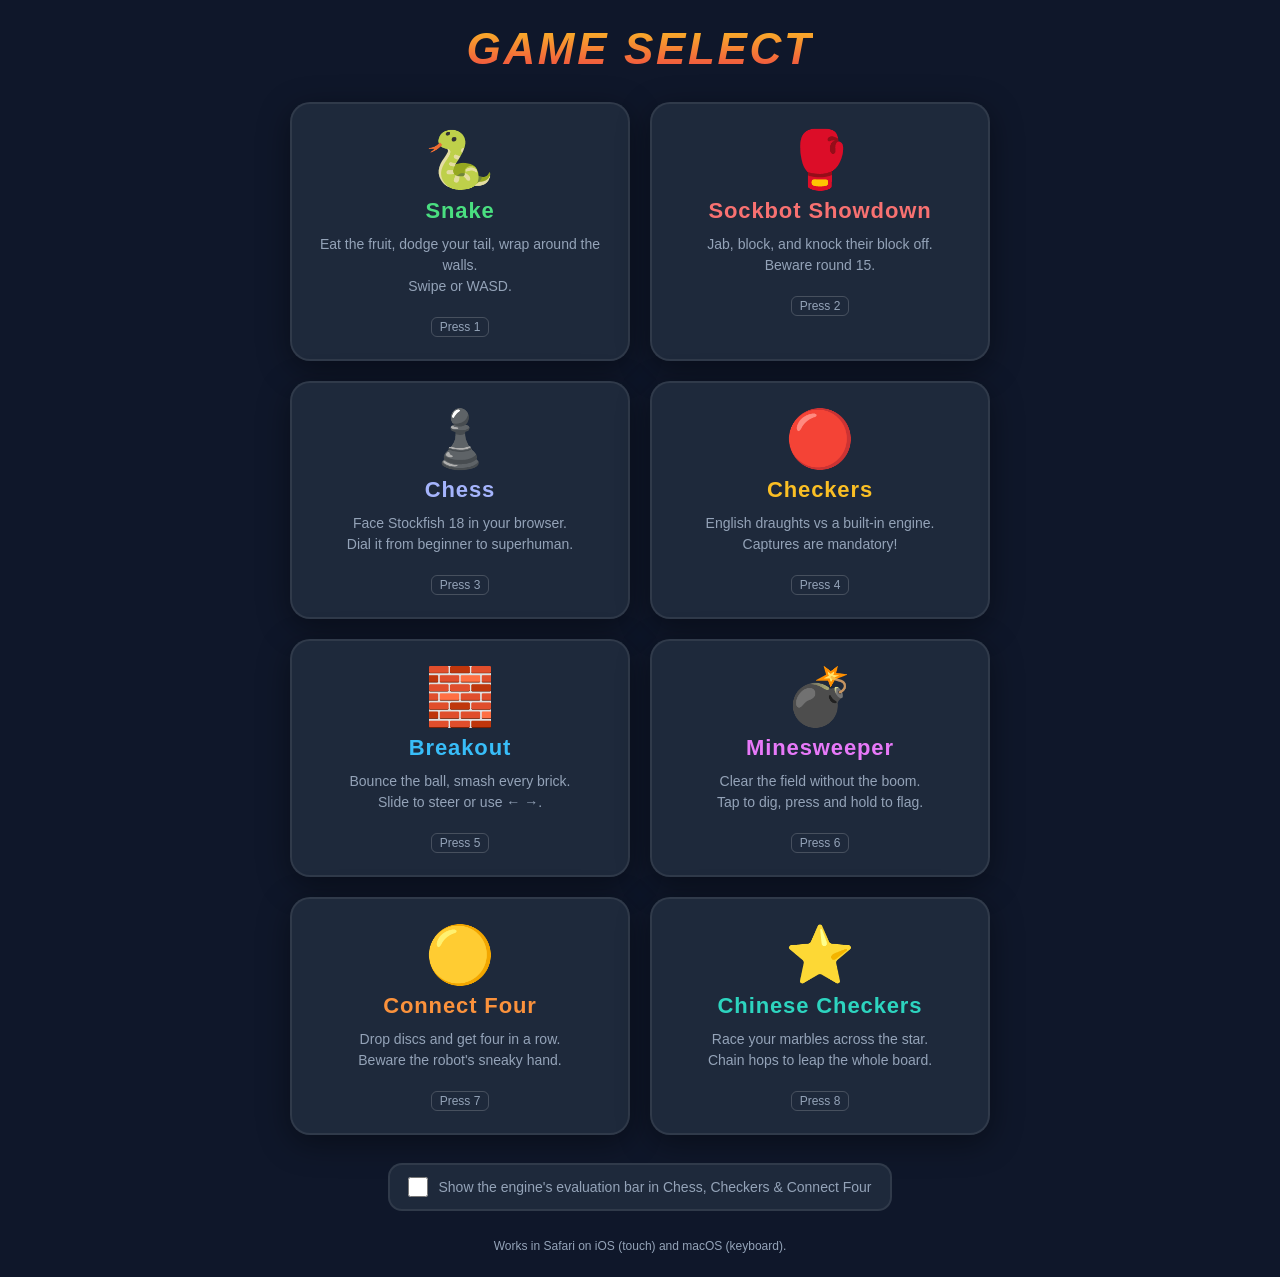
<file: index.html>
<!DOCTYPE html>
<html lang="en">

<head>
  <script async src="https://pagead2.googlesyndication.com/pagead/js/adsbygoogle.js?client=ca-pub-7035083353596708"
    crossorigin="anonymous"></script>
  <meta charset="utf-8">
<meta name="viewport" content="width=device-width, initial-scale=1, viewport-fit=cover">
<meta name="apple-mobile-web-app-capable" content="yes">
<meta name="apple-mobile-web-app-status-bar-style" content="black-translucent">
<meta name="description" content="Free browser games for kids, no downloads or sign-ups: Snake, Sockbot Showdown, Chess, Checkers, Breakout, Minesweeper, Connect Four and Chinese Checkers. Works on iPad and Mac.">
<title>Free Browser Games — Snake, Chess, Checkers &amp; More</title>
<link rel="canonical" href="https://maguire.app/">
<meta property="og:type" content="website">
<meta property="og:site_name" content="Free Browser Games">
<meta property="og:title" content="Free Browser Games — Snake, Chess, Checkers &amp; More">
<meta property="og:description" content="Free browser games for kids: Snake, Chess, Checkers, Breakout and Minesweeper. No downloads or sign-ups. Works on iPad and Mac.">
<meta property="og:url" content="https://maguire.app/">
<meta name="twitter:card" content="summary">
<meta name="twitter:title" content="Free Browser Games — Snake, Chess, Checkers &amp; More">
<meta name="twitter:description" content="Free browser games for kids: Snake, Chess, Checkers, Breakout and Minesweeper. No downloads or sign-ups.">
<link rel="icon" type="image/svg+xml" href="favicon.svg">
<link rel="icon" type="image/png" sizes="32x32" href="favicon.png">
<link rel="apple-touch-icon" href="apple-touch-icon.png">
<script type="application/ld+json">
{
  "@context": "https://schema.org",
  "@type": "ItemList",
  "name": "Free Browser Games",
  "url": "https://maguire.app/",
  "itemListElement": [
    { "@type": "ListItem", "position": 1, "name": "Snake", "url": "https://maguire.app/snake.html" },
    { "@type": "ListItem", "position": 2, "name": "Sockbot Showdown", "url": "https://maguire.app/robot.html" },
    { "@type": "ListItem", "position": 3, "name": "Chess", "url": "https://maguire.app/chess.html" },
    { "@type": "ListItem", "position": 4, "name": "Checkers", "url": "https://maguire.app/checkers.html" },
    { "@type": "ListItem", "position": 5, "name": "Breakout", "url": "https://maguire.app/breakout.html" },
    { "@type": "ListItem", "position": 6, "name": "Minesweeper", "url": "https://maguire.app/minesweeper.html" },
    { "@type": "ListItem", "position": 7, "name": "Connect Four", "url": "https://maguire.app/connect4.html" },
    { "@type": "ListItem", "position": 8, "name": "Chinese Checkers", "url": "https://maguire.app/chinese-checkers.html" }
  ]
}
</script>
<link rel="stylesheet" href="css/index.css">
</head>

<body>
  <h1>Game Select</h1>
  <div id="games">
    <a class="card snake" href="snake.html">
      <div class="icon">🐍</div>
      <h2>Snake</h2>
      <p>Eat the fruit, dodge your tail, wrap around the walls.<br>Swipe or WASD.</p>
      <div class="stat" id="snake-stat"></div>
      <span class="key">Press 1</span>
    </a>
    <a class="card robot" href="robot.html">
      <div class="icon">🥊</div>
      <h2>Sockbot Showdown</h2>
      <p>Jab, block, and knock their block off.<br>Beware round 15.</p>
      <div class="stat" id="robot-stat"></div>
      <span class="key">Press 2</span>
    </a>
    <a class="card chess" href="chess.html">
      <div class="icon">♟️</div>
      <h2>Chess</h2>
      <p>Face Stockfish 18 in your browser.<br>Dial it from beginner to superhuman.</p>
      <div class="stat" id="chess-stat"></div>
      <span class="key">Press 3</span>
    </a>
    <a class="card checkers" href="checkers.html">
      <div class="icon">🔴</div>
      <h2>Checkers</h2>
      <p>English draughts vs a built-in engine.<br>Captures are mandatory!</p>
      <div class="stat" id="checkers-stat"></div>
      <span class="key">Press 4</span>
    </a>
    <a class="card breakout" href="breakout.html">
      <div class="icon">🧱</div>
      <h2>Breakout</h2>
      <p>Bounce the ball, smash every brick.<br>Slide to steer or use ← →.</p>
      <div class="stat" id="breakout-stat"></div>
      <span class="key">Press 5</span>
    </a>
    <a class="card minesweeper" href="minesweeper.html">
      <div class="icon">💣</div>
      <h2>Minesweeper</h2>
      <p>Clear the field without the boom.<br>Tap to dig, press and hold to flag.</p>
      <div class="stat" id="minesweeper-stat"></div>
      <span class="key">Press 6</span>
    </a>
    <a class="card connect4" href="connect4.html">
      <div class="icon">🟡</div>
      <h2>Connect Four</h2>
      <p>Drop discs and get four in a row.<br>Beware the robot's sneaky hand.</p>
      <div class="stat" id="connect4-stat"></div>
      <span class="key">Press 7</span>
    </a>
    <a class="card chinese" href="chinese-checkers.html">
      <div class="icon">⭐</div>
      <h2>Chinese Checkers</h2>
      <p>Race your marbles across the star.<br>Chain hops to leap the whole board.</p>
      <div class="stat" id="chinese-stat"></div>
      <span class="key">Press 8</span>
    </a>
  </div>
  <div id="settings">
    <label class="toggle">
      <input type="checkbox" id="eval-toggle">
      <span>Show the engine's evaluation bar in Chess, Checkers &amp; Connect Four</span>
    </label>
  </div>
  <footer>Works in Safari on iOS (touch) and macOS
    (keyboard).<!--<br>Serve this folder over HTTP for chess (python3 -m http.server) — the engine can't load from file:// URLs.-->
  </footer>

  <script src="js/index.js"></script>
</body>

</html>
</file>
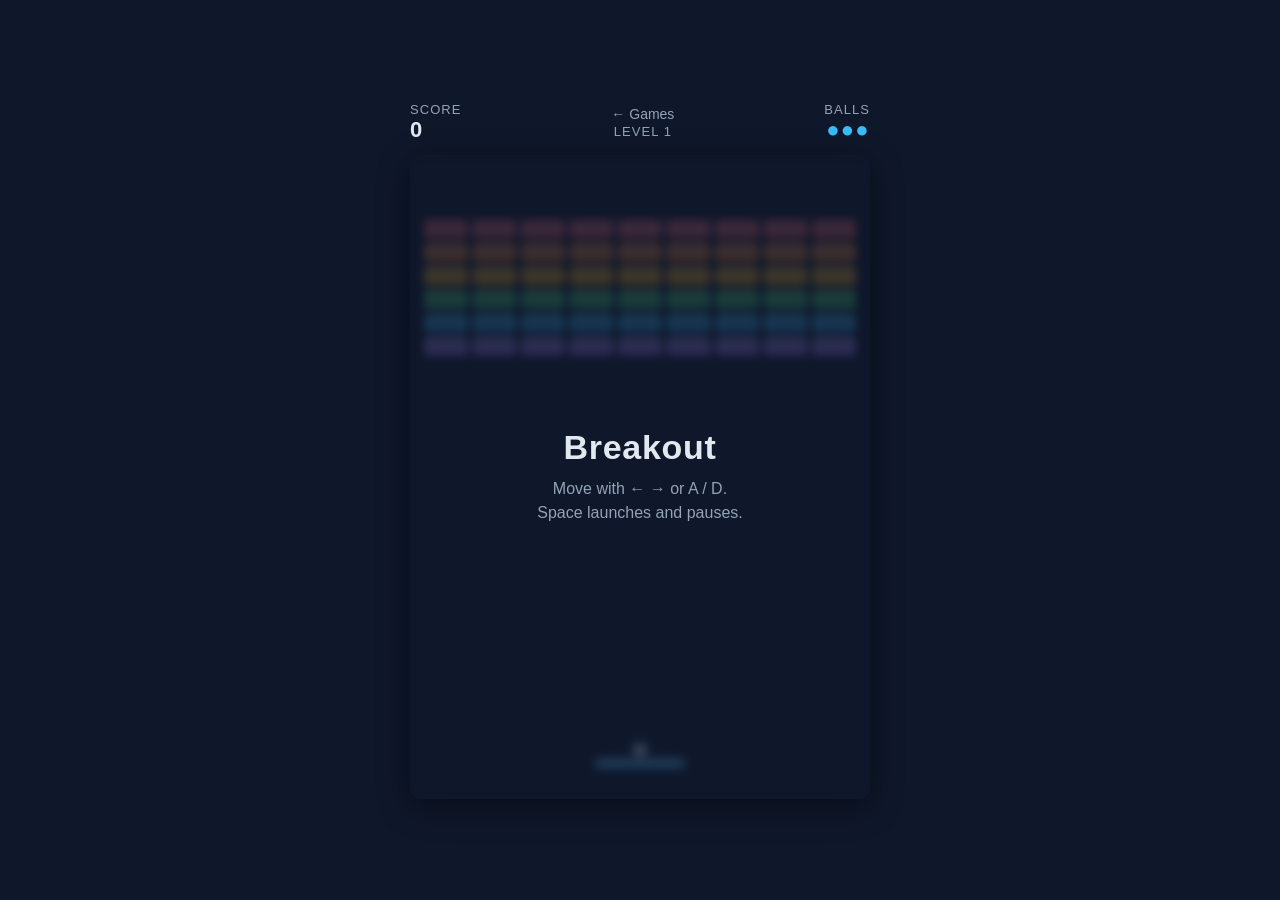
<file: breakout.html>
<!DOCTYPE html>
<html lang="en">
<head>
<script async src="https://pagead2.googlesyndication.com/pagead/js/adsbygoogle.js?client=ca-pub-7035083353596708"
     crossorigin="anonymous"></script>
<meta charset="utf-8">
<meta name="viewport" content="width=device-width, initial-scale=1, viewport-fit=cover, user-scalable=no">
<meta name="apple-mobile-web-app-capable" content="yes">
<meta name="apple-mobile-web-app-status-bar-style" content="black-translucent">
<meta name="description" content="Play the arcade classic Breakout for free in your browser. Bounce the ball and smash every brick. Slide to steer or use the arrow keys. No download needed.">
<title>Breakout — Free Browser Game</title>
<link rel="canonical" href="https://maguire.app/breakout.html">
<meta property="og:type" content="website">
<meta property="og:site_name" content="Free Browser Games">
<meta property="og:title" content="Breakout — Free Browser Game">
<meta property="og:description" content="Play the arcade classic Breakout for free in your browser. Bounce the ball and smash every brick.">
<meta property="og:url" content="https://maguire.app/breakout.html">
<meta name="twitter:card" content="summary">
<meta name="twitter:title" content="Breakout — Free Browser Game">
<meta name="twitter:description" content="Play the arcade classic Breakout for free in your browser.">
<link rel="icon" type="image/svg+xml" href="favicon.svg">
<link rel="icon" type="image/png" sizes="32x32" href="favicon.png">
<link rel="apple-touch-icon" href="apple-touch-icon.png">
<script type="application/ld+json">
{
  "@context": "https://schema.org",
  "@type": "VideoGame",
  "name": "Breakout",
  "url": "https://maguire.app/breakout.html",
  "description": "Play the arcade classic Breakout for free in your browser. Bounce the ball and smash every brick.",
  "genre": "Arcade",
  "playMode": "SinglePlayer",
  "audience": { "@type": "PeopleAudience", "suitableForAge": "4+" },
  "offers": { "@type": "Offer", "price": "0", "priceCurrency": "USD" }
}
</script>
<link rel="stylesheet" href="css/breakout.css">
</head>
<body>
  <div id="hud">
    <div><div class="label">Score</div><div class="value" id="score">0</div></div>
    <div id="mid">
      <a id="back" href="index.html">← Games</a>
      <div class="label" id="level">Level 1</div>
    </div>
    <div style="text-align:right"><div class="label">Balls</div><div class="value" id="lives">●●●</div></div>
  </div>
  <div id="board-wrap">
    <canvas id="board"></canvas>
    <div id="overlay">
      <h1 id="overlay-title">Breakout</h1>
      <p class="big-score" id="overlay-score" hidden></p>
      <p id="overlay-hint"></p>
    </div>
  </div>

<script src="js/shared/audio.js"></script>
<script src="js/shared/celebrate.js"></script>
<script src="js/breakout.js"></script>
</body>
</html>
</file>
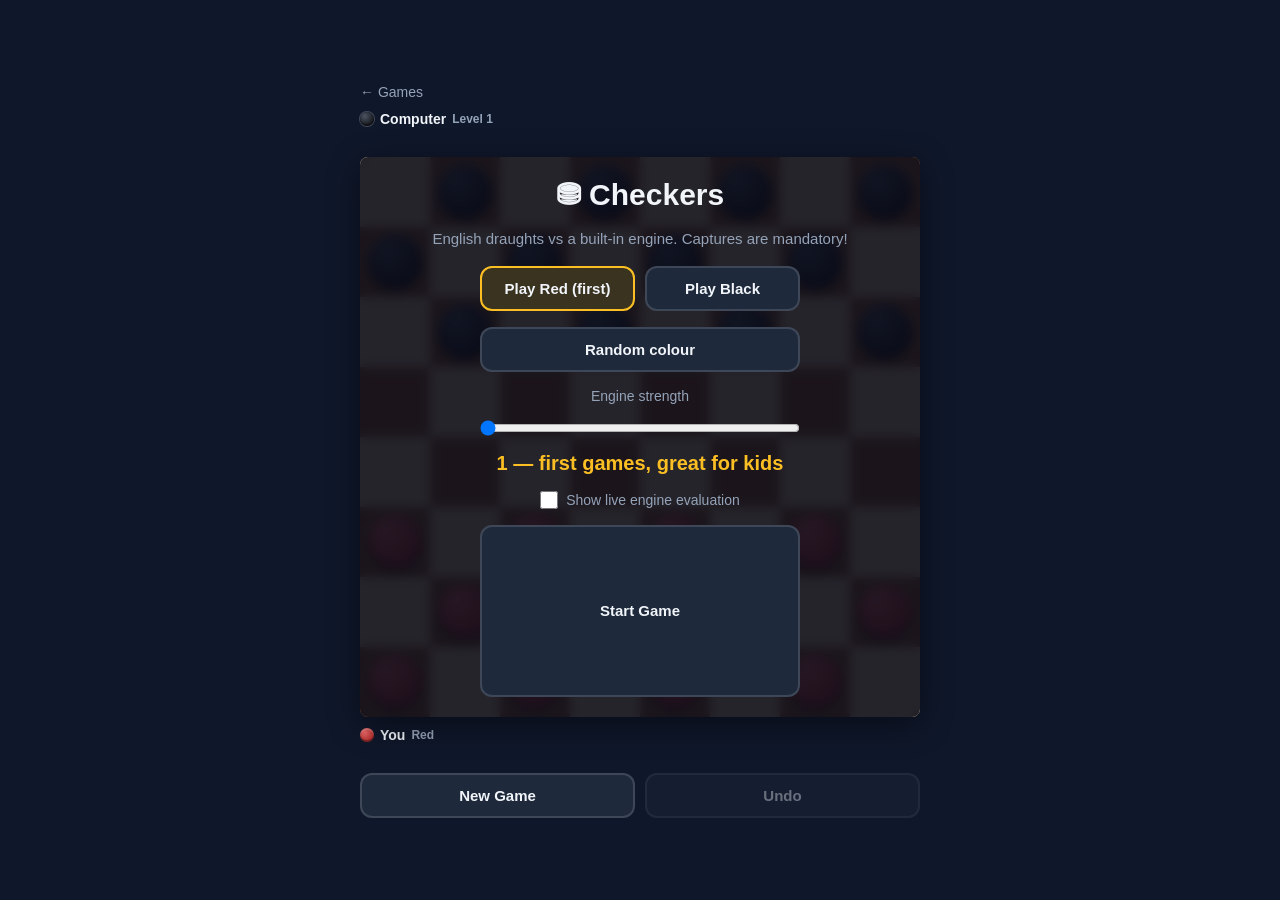
<file: checkers.html>
<!DOCTYPE html>
<html lang="en">
<head>
<script async src="https://pagead2.googlesyndication.com/pagead/js/adsbygoogle.js?client=ca-pub-7035083353596708"
     crossorigin="anonymous"></script>
<meta charset="utf-8">
<meta name="viewport" content="width=device-width, initial-scale=1, viewport-fit=cover, user-scalable=no">
<meta name="apple-mobile-web-app-capable" content="yes">
<meta name="apple-mobile-web-app-status-bar-style" content="black-translucent">
<meta name="description" content="Play English draughts (checkers) for free in your browser. Captures are mandatory! Pick your engine strength and play. No download or sign-up needed.">
<title>Checkers — Free Browser Game</title>
<link rel="canonical" href="https://maguire.app/checkers.html">
<meta property="og:type" content="website">
<meta property="og:site_name" content="Free Browser Games">
<meta property="og:title" content="Checkers — Free Browser Game">
<meta property="og:description" content="Play English draughts (checkers) for free in your browser. Captures are mandatory! Pick your engine strength and play.">
<meta property="og:url" content="https://maguire.app/checkers.html">
<meta name="twitter:card" content="summary">
<meta name="twitter:title" content="Checkers — Free Browser Game">
<meta name="twitter:description" content="Play English draughts (checkers) for free in your browser.">
<link rel="icon" type="image/svg+xml" href="favicon.svg">
<link rel="icon" type="image/png" sizes="32x32" href="favicon.png">
<link rel="apple-touch-icon" href="apple-touch-icon.png">
<script type="application/ld+json">
{
  "@context": "https://schema.org",
  "@type": "VideoGame",
  "name": "Checkers",
  "url": "https://maguire.app/checkers.html",
  "description": "Play English draughts (checkers) for free in your browser. Captures are mandatory!",
  "genre": "Strategy",
  "playMode": "SinglePlayer",
  "audience": { "@type": "PeopleAudience", "suitableForAge": "4+" },
  "offers": { "@type": "Offer", "price": "0", "priceCurrency": "USD" }
}
</script>
<link rel="stylesheet" href="css/checkers.css">
</head>
<body>
  <header>
    <a href="index.html">← Games</a>
    <div id="status"></div>
  </header>
  <div class="player" id="p-top">
    <div class="name" id="top-name"></div>
    <div class="material" id="top-mat"></div>
  </div>
  <div id="wrap">
    <div id="board"></div>
    <div id="overlay">
      <h1>⛃ Checkers</h1>
      <div id="ov-msg">English draughts vs a built-in engine. Captures are mandatory!</div>
      <button id="btn-view" style="max-width:320px; width:100%" hidden>👀 View board</button>
      <div class="row">
        <button id="side-r" class="on">Play Red (first)</button>
        <button id="side-b">Play Black</button>
      </div>
      <div class="row">
        <button id="side-rand">Random colour</button>
      </div>
      <label for="lvl">Engine strength</label>
      <input type="range" id="lvl" min="0" max="9" step="1" value="0">
      <div id="lvl-label"></div>
      <label class="opt">
        <input type="checkbox" id="eval-opt">
        <span>Show live engine evaluation</span>
      </label>
      <button id="start" style="max-width:320px; width:100%">Start Game</button>
    </div>
  </div>
  <div id="eval" hidden>
    <div id="eval-fill"></div>
    <div id="eval-score">…</div>
  </div>
  <div class="player" id="p-bot">
    <div class="name" id="bot-name"></div>
    <div class="material" id="bot-mat"></div>
  </div>
  <div id="controls">
    <button id="btn-new">New Game</button>
    <button id="btn-undo" disabled>Undo</button>
  </div>

<script src="js/shared/audio.js"></script>
<script src="js/shared/celebrate.js"></script>
<script src="js/shared/robot-hand.js"></script>
<script src="js/shared/checkers-engine.js"></script>
<script src="js/checkers.js"></script>
</body>
</html>
</file>
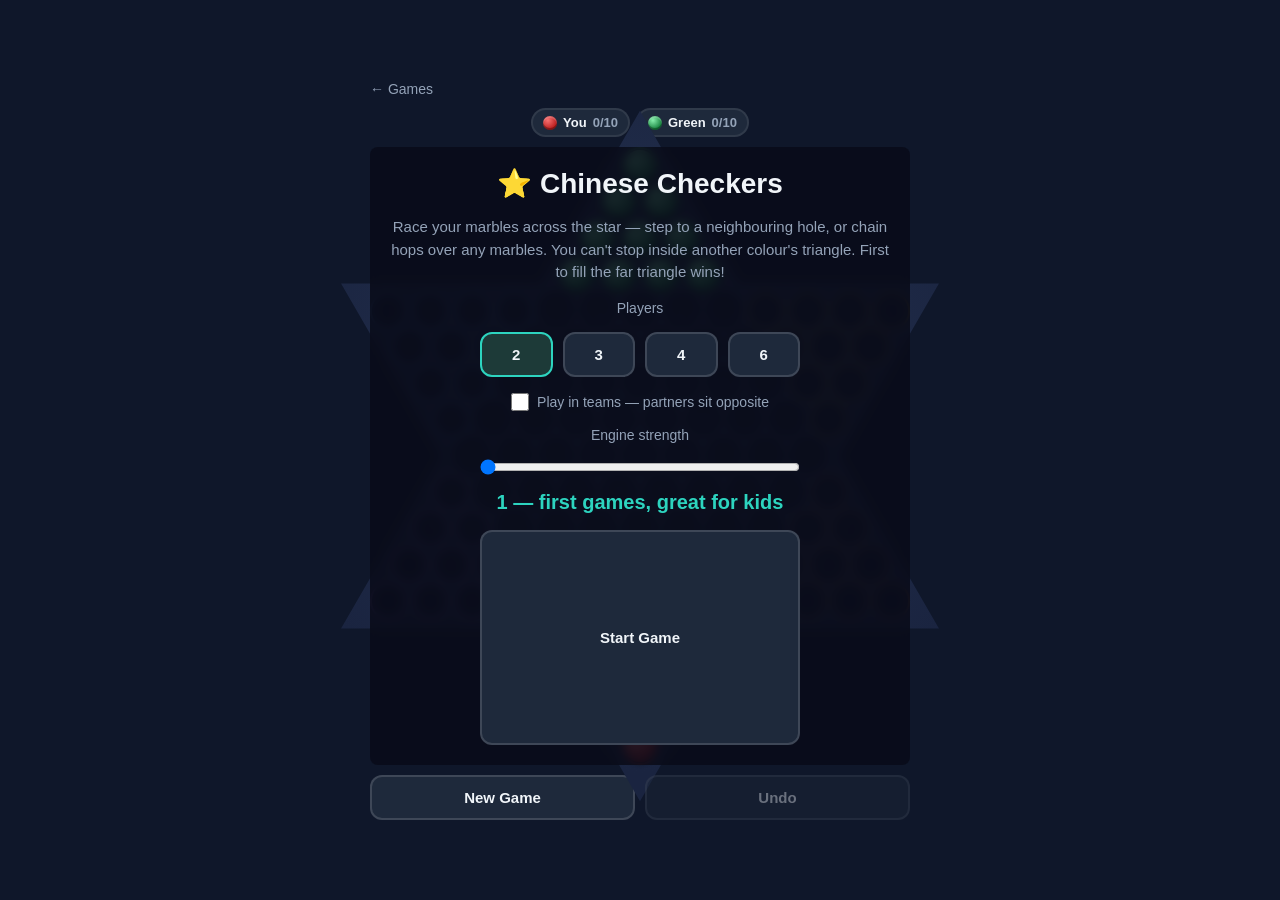
<file: chinese-checkers.html>
<!DOCTYPE html>
<html lang="en">
<head>
<script async src="https://pagead2.googlesyndication.com/pagead/js/adsbygoogle.js?client=ca-pub-7035083353596708"
     crossorigin="anonymous"></script>
<meta charset="utf-8">
<meta name="viewport" content="width=device-width, initial-scale=1, viewport-fit=cover, user-scalable=no">
<meta name="apple-mobile-web-app-capable" content="yes">
<meta name="apple-mobile-web-app-status-bar-style" content="black-translucent">
<meta name="description" content="Play Chinese Checkers for free in your browser. Race 2 to 6 players across the star, chain hops over marbles, and pick your AI strength. No download or sign-up needed.">
<title>Chinese Checkers — Free Browser Game</title>
<link rel="canonical" href="https://maguire.app/chinese-checkers.html">
<meta property="og:type" content="website">
<meta property="og:site_name" content="Free Browser Games">
<meta property="og:title" content="Chinese Checkers — Free Browser Game">
<meta property="og:description" content="Play Chinese Checkers for free in your browser. Race 2 to 6 players across the star and chain hops over marbles.">
<meta property="og:url" content="https://maguire.app/chinese-checkers.html">
<meta name="twitter:card" content="summary">
<meta name="twitter:title" content="Chinese Checkers — Free Browser Game">
<meta name="twitter:description" content="Play Chinese Checkers for free in your browser.">
<link rel="icon" type="image/svg+xml" href="favicon.svg">
<link rel="icon" type="image/png" sizes="32x32" href="favicon.png">
<link rel="apple-touch-icon" href="apple-touch-icon.png">
<script type="application/ld+json">
{
  "@context": "https://schema.org",
  "@type": "VideoGame",
  "name": "Chinese Checkers",
  "url": "https://maguire.app/chinese-checkers.html",
  "description": "Play Chinese Checkers for free in your browser. Race 2 to 6 players across the star and chain hops over marbles.",
  "genre": "Strategy",
  "playMode": "SinglePlayer",
  "audience": { "@type": "PeopleAudience", "suitableForAge": "4+" },
  "offers": { "@type": "Offer", "price": "0", "priceCurrency": "USD" }
}
</script>
<link rel="stylesheet" href="css/chinese-checkers.css">
</head>
<body>
  <header>
    <a href="index.html">← Games</a>
    <div id="status"></div>
  </header>
  <div id="seats"></div>
  <div id="wrap">
    <div id="board"></div>
    <div id="overlay">
      <h1>⭐ Chinese Checkers</h1>
      <div id="ov-msg">Race your marbles across the star — step to a neighbouring hole, or chain hops over any marbles. You can't stop inside another colour's triangle. First to fill the far triangle wins!</div>
      <button id="btn-view" style="max-width:320px; width:100%" hidden>👀 View board</button>
      <label>Players</label>
      <div class="row">
        <button id="pl-2" class="on">2</button>
        <button id="pl-3">3</button>
        <button id="pl-4">4</button>
        <button id="pl-6">6</button>
      </div>
      <label class="opt" id="teams-row" hidden>
        <input type="checkbox" id="teams-opt">
        <span>Play in teams — partners sit opposite</span>
      </label>
      <label for="lvl">Engine strength</label>
      <input type="range" id="lvl" min="0" max="9" step="1" value="0">
      <div id="lvl-label"></div>
      <button id="start" style="max-width:320px; width:100%">Start Game</button>
    </div>
  </div>
  <div id="controls">
    <button id="btn-new">New Game</button>
    <button id="btn-undo" disabled>Undo</button>
  </div>

<script src="js/shared/audio.js"></script>
<script src="js/shared/celebrate.js"></script>
<script src="js/shared/robot-hand.js"></script>
<script src="js/shared/chinese-checkers-engine.js"></script>
<script src="js/chinese-checkers.js"></script>
</body>
</html>
</file>
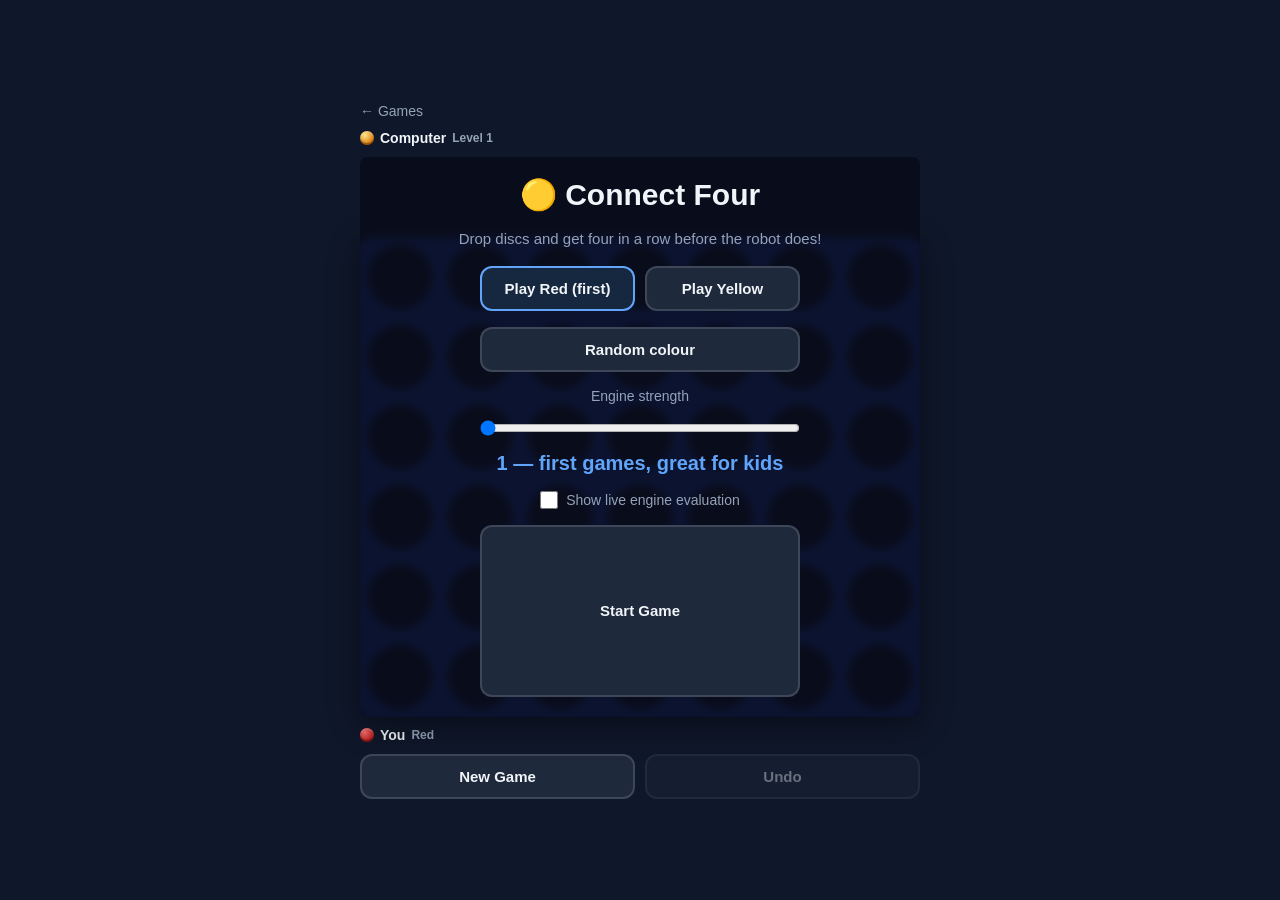
<file: connect4.html>
<!DOCTYPE html>
<html lang="en">
<head>
<script async src="https://pagead2.googlesyndication.com/pagead/js/adsbygoogle.js?client=ca-pub-7035083353596708"
     crossorigin="anonymous"></script>
<meta charset="utf-8">
<meta name="viewport" content="width=device-width, initial-scale=1, viewport-fit=cover, user-scalable=no">
<meta name="apple-mobile-web-app-capable" content="yes">
<meta name="apple-mobile-web-app-status-bar-style" content="black-translucent">
<meta name="description" content="Play Connect Four for free in your browser against a built-in engine with a sneaky robot hand. Ten difficulty levels. No download or sign-up needed.">
<title>Connect Four — Free Browser Game</title>
<link rel="canonical" href="https://maguire.app/connect4.html">
<meta property="og:type" content="website">
<meta property="og:site_name" content="Free Browser Games">
<meta property="og:title" content="Connect Four — Free Browser Game">
<meta property="og:description" content="Play Connect Four for free in your browser against a built-in engine with a sneaky robot hand. Ten difficulty levels.">
<meta property="og:url" content="https://maguire.app/connect4.html">
<meta name="twitter:card" content="summary">
<meta name="twitter:title" content="Connect Four — Free Browser Game">
<meta name="twitter:description" content="Play Connect Four for free in your browser.">
<link rel="icon" type="image/svg+xml" href="favicon.svg">
<link rel="icon" type="image/png" sizes="32x32" href="favicon.png">
<link rel="apple-touch-icon" href="apple-touch-icon.png">
<script type="application/ld+json">
{
  "@context": "https://schema.org",
  "@type": "VideoGame",
  "name": "Connect Four",
  "url": "https://maguire.app/connect4.html",
  "description": "Play Connect Four for free in your browser. Drop discs and get four in a row before the robot does!",
  "genre": "Strategy",
  "playMode": "SinglePlayer",
  "audience": { "@type": "PeopleAudience", "suitableForAge": "4+" },
  "offers": { "@type": "Offer", "price": "0", "priceCurrency": "USD" }
}
</script>
<link rel="stylesheet" href="css/connect4.css">
</head>
<body>
  <header>
    <a href="index.html">← Games</a>
    <div id="status"></div>
  </header>
  <div class="player" id="p-top">
    <div class="name" id="top-name"></div>
  </div>
  <div id="wrap">
    <div id="board">
      <div id="well"></div>
      <div id="discs"></div>
      <div id="frame"></div>
      <div id="cols"></div>
    </div>
    <div id="overlay">
      <h1>🟡 Connect Four</h1>
      <div id="ov-msg">Drop discs and get four in a row before the robot does!</div>
      <button id="btn-view" style="max-width:320px; width:100%" hidden>👀 View board</button>
      <div class="row">
        <button id="side-r" class="on">Play Red (first)</button>
        <button id="side-y">Play Yellow</button>
      </div>
      <div class="row">
        <button id="side-rand">Random colour</button>
      </div>
      <label for="lvl">Engine strength</label>
      <input type="range" id="lvl" min="0" max="15" step="1" value="0">
      <div id="lvl-label"></div>
      <label class="opt">
        <input type="checkbox" id="eval-opt">
        <span>Show live engine evaluation</span>
      </label>
      <button id="start" style="max-width:320px; width:100%">Start Game</button>
    </div>
  </div>
  <div id="eval" hidden>
    <div id="eval-fill"></div>
    <div id="eval-score">…</div>
  </div>
  <div class="player" id="p-bot">
    <div class="name" id="bot-name"></div>
  </div>
  <div id="controls">
    <button id="btn-new">New Game</button>
    <button id="btn-undo" disabled>Undo</button>
  </div>

<script src="js/shared/audio.js"></script>
<script src="js/shared/celebrate.js"></script>
<script src="js/shared/connect4-engine.js"></script>
<script src="js/connect4.js"></script>
</body>
</html>
</file>
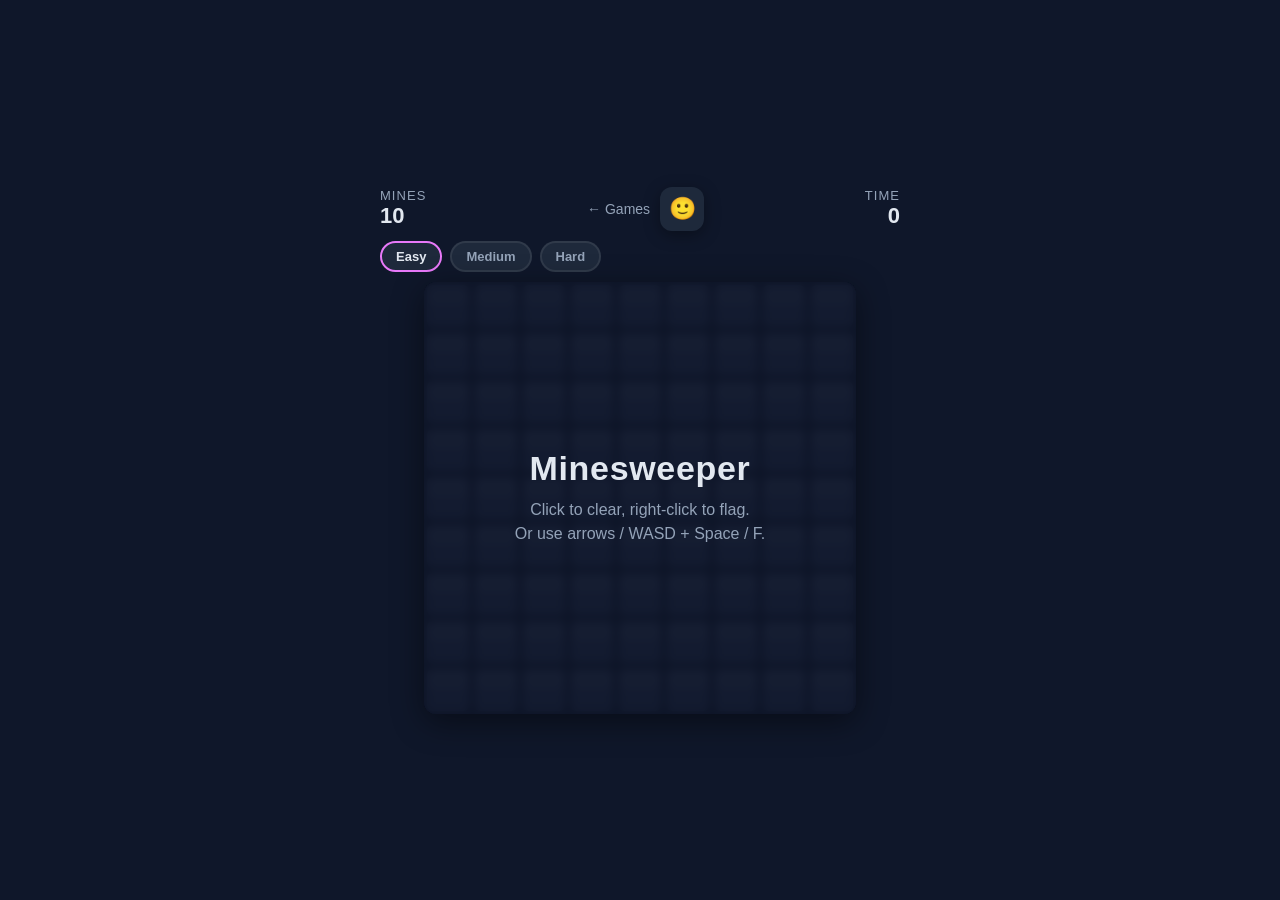
<file: minesweeper.html>
<!DOCTYPE html>
<html lang="en">
<head>
<script async src="https://pagead2.googlesyndication.com/pagead/js/adsbygoogle.js?client=ca-pub-7035083353596708"
     crossorigin="anonymous"></script>
<meta charset="utf-8">
<meta name="viewport" content="width=device-width, initial-scale=1, viewport-fit=cover, user-scalable=no">
<meta name="apple-mobile-web-app-capable" content="yes">
<meta name="apple-mobile-web-app-status-bar-style" content="black-translucent">
<meta name="description" content="Play Minesweeper for free in your browser. Clear the field without the boom. Tap to dig and press and hold to flag. No download or sign-up needed.">
<title>Minesweeper — Free Browser Game</title>
<link rel="canonical" href="https://maguire.app/minesweeper.html">
<meta property="og:type" content="website">
<meta property="og:site_name" content="Free Browser Games">
<meta property="og:title" content="Minesweeper — Free Browser Game">
<meta property="og:description" content="Play Minesweeper for free in your browser. Clear the field without the boom. Tap to dig and press and hold to flag.">
<meta property="og:url" content="https://maguire.app/minesweeper.html">
<meta name="twitter:card" content="summary">
<meta name="twitter:title" content="Minesweeper — Free Browser Game">
<meta name="twitter:description" content="Play Minesweeper for free in your browser. Clear the field without the boom.">
<link rel="icon" type="image/svg+xml" href="favicon.svg">
<link rel="icon" type="image/png" sizes="32x32" href="favicon.png">
<link rel="apple-touch-icon" href="apple-touch-icon.png">
<script type="application/ld+json">
{
  "@context": "https://schema.org",
  "@type": "VideoGame",
  "name": "Minesweeper",
  "url": "https://maguire.app/minesweeper.html",
  "description": "Play Minesweeper for free in your browser. Clear the field without the boom.",
  "genre": "Puzzle",
  "playMode": "SinglePlayer",
  "audience": { "@type": "PeopleAudience", "suitableForAge": "4+" },
  "offers": { "@type": "Offer", "price": "0", "priceCurrency": "USD" }
}
</script>
<link rel="stylesheet" href="css/minesweeper.css">
</head>
<body>
  <div id="hud">
    <div><div class="label">Mines</div><div class="value" id="mines">10</div></div>
    <div id="mid">
      <a id="back" href="index.html">← Games</a>
      <button type="button" id="face" aria-label="New game">🙂</button>
    </div>
    <div style="text-align:right"><div class="label">Time</div><div class="value" id="time">0</div></div>
  </div>
  <div id="controls">
    <button type="button" class="diff" data-diff="easy">Easy</button>
    <button type="button" class="diff" data-diff="medium">Medium</button>
    <button type="button" class="diff" data-diff="hard">Hard</button>
    <button type="button" id="flag-mode" hidden>🚩 Flag</button>
  </div>
  <div id="board-wrap">
    <canvas id="board"></canvas>
    <div id="overlay">
      <h1 id="overlay-title">Minesweeper</h1>
      <p class="big-score" id="overlay-score" hidden></p>
      <p id="overlay-hint"></p>
      <button type="button" id="view-board" hidden>👀 View board</button>
    </div>
  </div>

<script src="js/shared/audio.js"></script>
<script src="js/shared/celebrate.js"></script>
<script src="js/minesweeper.js"></script>
</body>
</html>
</file>
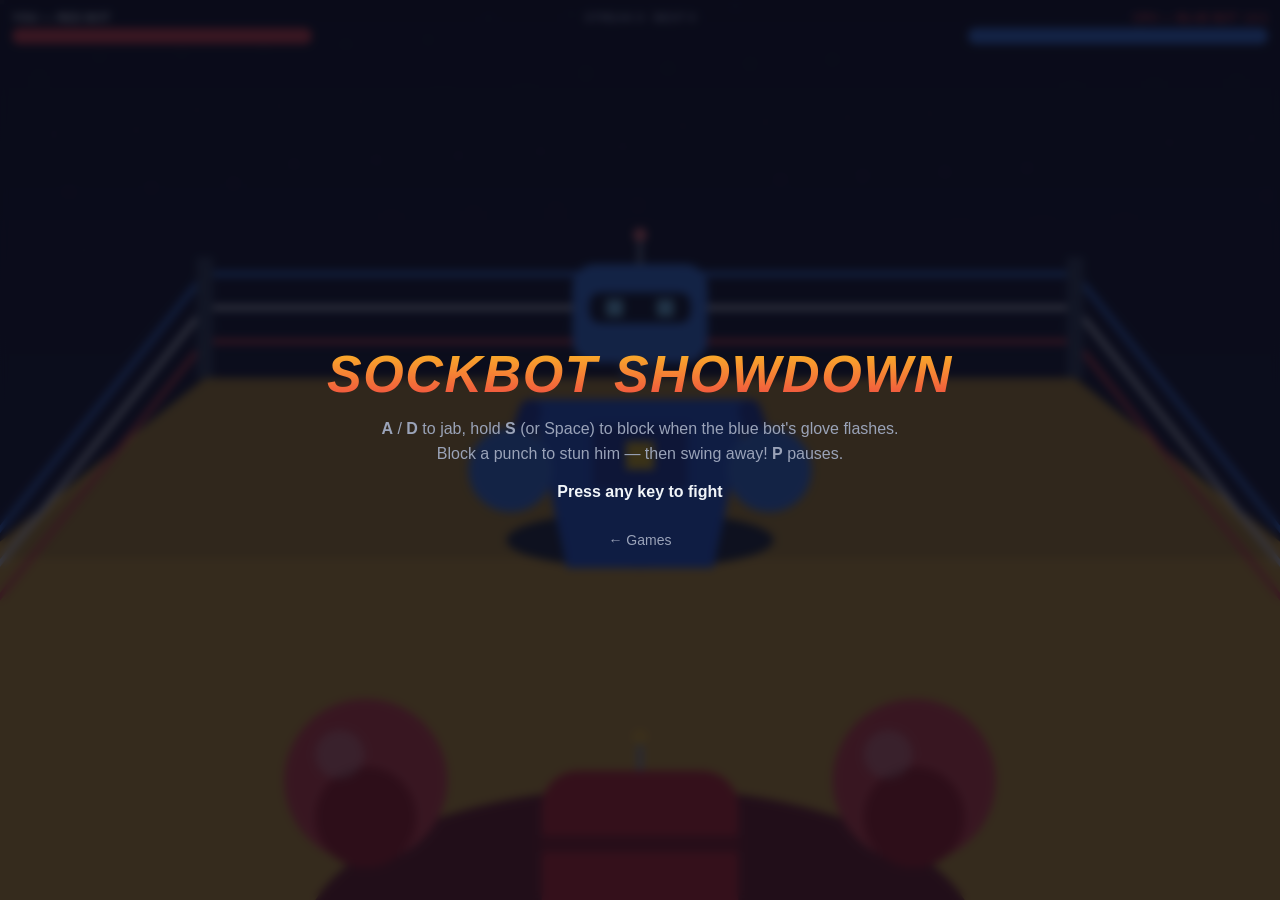
<file: robot.html>
<!DOCTYPE html>
<html lang="en">
<head>
<script async src="https://pagead2.googlesyndication.com/pagead/js/adsbygoogle.js?client=ca-pub-7035083353596708"
     crossorigin="anonymous"></script>
<meta charset="utf-8">
<meta name="viewport" content="width=device-width, initial-scale=1, viewport-fit=cover, user-scalable=no">
<meta name="apple-mobile-web-app-capable" content="yes">
<meta name="apple-mobile-web-app-status-bar-style" content="black-translucent">
<meta name="description" content="Fight the Sockbot in this free browser boxing game. Jab, block and knock their block off — but beware round 15. No download needed.">
<title>Sockbot Showdown — Free Boxing Game</title>
<link rel="canonical" href="https://maguire.app/robot.html">
<meta property="og:type" content="website">
<meta property="og:site_name" content="Free Browser Games">
<meta property="og:title" content="Sockbot Showdown — Free Boxing Game">
<meta property="og:description" content="Fight the Sockbot in this free browser boxing game. Jab, block and knock their block off — but beware round 15.">
<meta property="og:url" content="https://maguire.app/robot.html">
<meta name="twitter:card" content="summary">
<meta name="twitter:title" content="Sockbot Showdown — Free Boxing Game">
<meta name="twitter:description" content="Fight the Sockbot in this free browser boxing game.">
<link rel="icon" type="image/svg+xml" href="favicon.svg">
<link rel="icon" type="image/png" sizes="32x32" href="favicon.png">
<link rel="apple-touch-icon" href="apple-touch-icon.png">
<script type="application/ld+json">
{
  "@context": "https://schema.org",
  "@type": "VideoGame",
  "name": "Sockbot Showdown",
  "url": "https://maguire.app/robot.html",
  "description": "Fight the Sockbot in this free browser boxing game. Jab, block and knock their block off.",
  "genre": "Fighting",
  "playMode": "SinglePlayer",
  "audience": { "@type": "PeopleAudience", "suitableForAge": "4+" },
  "offers": { "@type": "Offer", "price": "0", "priceCurrency": "USD" }
}
</script>
<link rel="stylesheet" href="css/robot.css">
</head>
<body>
  <div id="stage">
    <canvas id="game"></canvas>
    <div id="overlay">
      <h1 id="ov-title">Sockbot Showdown</h1>
      <div class="result" id="ov-result" hidden></div>
      <p id="ov-text"></p>
      <div id="skin-grid" hidden></div>
      <p class="go" id="ov-go"></p>
      <a id="back" href="index.html">← Games</a>
    </div>
  </div>
  <div id="controls">
    <button id="btn-left">◀ LEFT JAB</button>
    <button id="btn-block">🛡 BLOCK</button>
    <button id="btn-right">RIGHT JAB ▶</button>
  </div>

<script src="js/shared/audio.js"></script>
<script src="js/robot.js"></script>
</body>
</html>
</file>
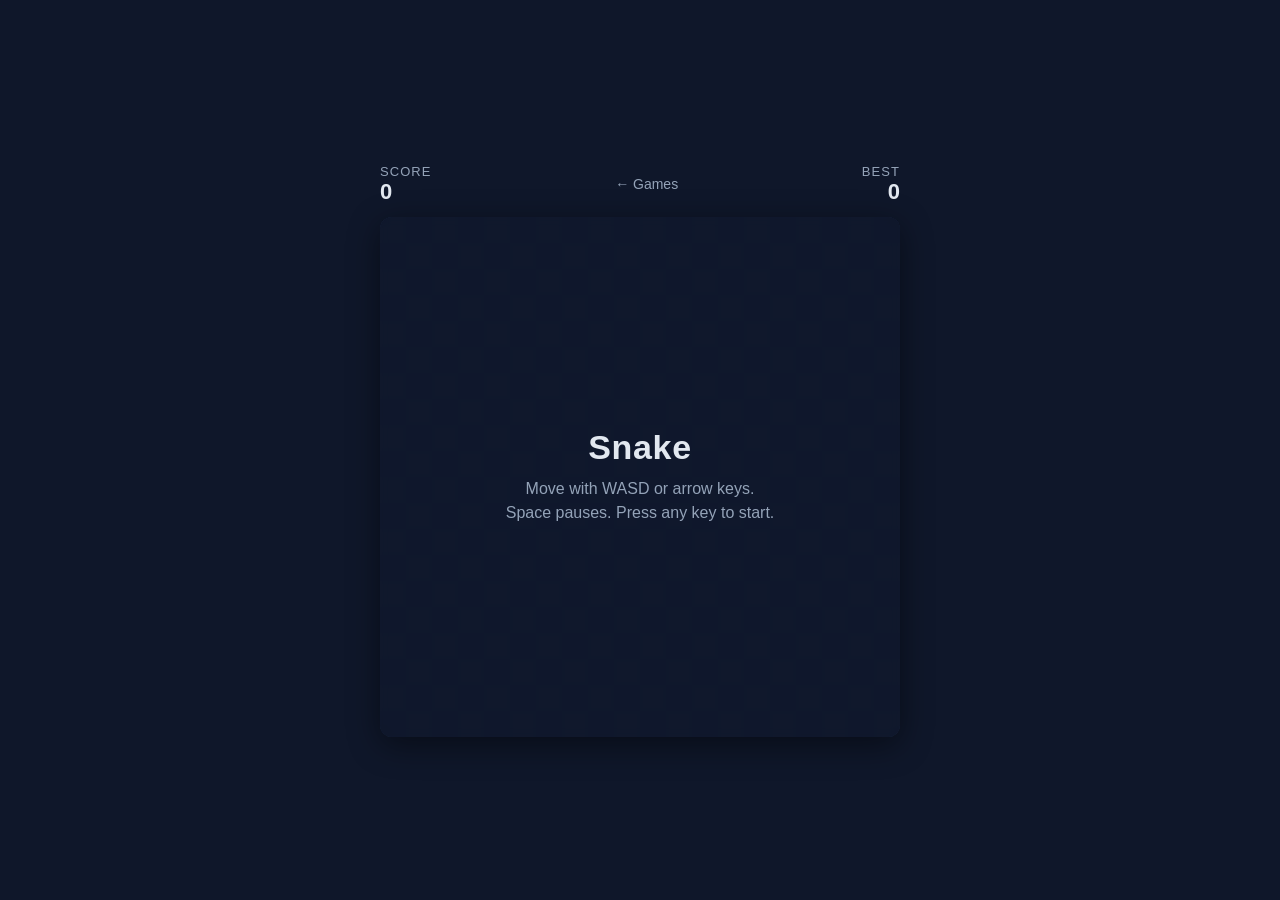
<file: snake.html>
<!DOCTYPE html>
<html lang="en">
<head>
  <script async src="https://pagead2.googlesyndication.com/pagead/js/adsbygoogle.js?client=ca-pub-7035083353596708"
     crossorigin="anonymous"></script>
<meta charset="utf-8">
<meta name="viewport" content="width=device-width, initial-scale=1, viewport-fit=cover, user-scalable=no">
<meta name="apple-mobile-web-app-capable" content="yes">
<meta name="apple-mobile-web-app-status-bar-style" content="black-translucent">
<meta name="description" content="Play the classic Snake game for free in your browser. Eat the fruit, dodge your tail and wrap around the walls. Swipe on your iPad or use the keyboard.">
<title>Snake Game — Free Browser Game</title>
<link rel="canonical" href="https://maguire.app/snake.html">
<meta property="og:type" content="website">
<meta property="og:site_name" content="Free Browser Games">
<meta property="og:title" content="Snake Game — Free Browser Game">
<meta property="og:description" content="Play the classic Snake game for free in your browser. Eat the fruit, dodge your tail and wrap around the walls.">
<meta property="og:url" content="https://maguire.app/snake.html">
<meta name="twitter:card" content="summary">
<meta name="twitter:title" content="Snake Game — Free Browser Game">
<meta name="twitter:description" content="Play the classic Snake game for free in your browser.">
<link rel="icon" type="image/svg+xml" href="favicon.svg">
<link rel="icon" type="image/png" sizes="32x32" href="favicon.png">
<link rel="apple-touch-icon" href="apple-touch-icon.png">
<script type="application/ld+json">
{
  "@context": "https://schema.org",
  "@type": "VideoGame",
  "name": "Snake",
  "url": "https://maguire.app/snake.html",
  "description": "Play the classic Snake game for free in your browser. Eat the fruit, dodge your tail and wrap around the walls.",
  "genre": "Arcade",
  "playMode": "SinglePlayer",
  "audience": { "@type": "PeopleAudience", "suitableForAge": "4+" },
  "offers": { "@type": "Offer", "price": "0", "priceCurrency": "USD" }
}
</script>
<link rel="stylesheet" href="css/snake.css">
</head>
<body>
  <div id="hud">
    <div><div class="label">Score</div><div class="value" id="score">0</div></div>
    <a id="back" href="index.html">← Games</a>
    <div style="text-align:right"><div class="label">Best</div><div class="value" id="best">0</div></div>
  </div>
  <div id="board-wrap">
    <canvas id="board"></canvas>
    <div id="overlay">
      <h1 id="overlay-title">Snake</h1>
      <p class="big-score" id="overlay-score" hidden></p>
      <p id="overlay-hint"></p>
    </div>
  </div>

<script src="js/snake.js"></script>
</body>
</html>
</file>
<file: css/index.css>
:root {
    --bg: #0f172a;
    --panel: #1e293b;
    --text: #f1f5f9;
    --muted: #94a3b8;
    --snake: #4ade80;
    --robot: #f87171;
  }
  * { margin: 0; padding: 0; box-sizing: border-box; }
  html, body {
    min-height: 100%;
    background: var(--bg);
    color: var(--text);
    font-family: -apple-system, BlinkMacSystemFont, "Segoe UI", sans-serif;
    -webkit-tap-highlight-color: transparent;
  }
  body {
    display: flex;
    flex-direction: column;
    align-items: center;
    justify-content: center;
    gap: 28px;
    min-height: 100vh;  /* fallback */
    min-height: 100dvh; /* iOS Safari dynamic viewport */
    padding: max(24px, env(safe-area-inset-top))
             max(24px, env(safe-area-inset-right))
             max(24px, env(safe-area-inset-bottom))
             max(24px, env(safe-area-inset-left));
  }
  h1 {
    font-size: clamp(28px, 7vw, 44px);
    font-weight: 800;
    font-style: italic;
    letter-spacing: 0.06em;
    text-transform: uppercase;
    background: linear-gradient(180deg, #fbbf24, #ef4444);
    -webkit-background-clip: text;
    background-clip: text;
    -webkit-text-fill-color: transparent;
  }
  #games {
    display: flex;
    flex-wrap: wrap;
    justify-content: center;
    gap: 20px;
    width: 100%;
    max-width: 720px;
  }
  .card {
    flex: 1 1 260px;
    max-width: 340px;
    display: flex;
    flex-direction: column;
    align-items: center;
    gap: 10px;
    padding: 28px 20px 22px;
    background: var(--panel);
    border: 2px solid rgba(255, 255, 255, 0.08);
    border-radius: 20px;
    text-decoration: none;
    color: var(--text);
    text-align: center;
    box-shadow: 0 8px 32px rgba(0, 0, 0, 0.4);
    transition: transform 0.1s ease, border-color 0.1s ease;
  }
  .card:hover, .card:focus-visible { border-color: rgba(255, 255, 255, 0.3); outline: none; }
  .card:active { transform: scale(0.97); }
  .card .icon { font-size: 56px; line-height: 1; }
  .card h2 { font-size: 22px; font-weight: 800; letter-spacing: 0.04em; }
  .card.snake h2 { color: var(--snake); }
  .card.robot h2 { color: var(--robot); }
  .card.chess h2 { color: #a5b4fc; }
  .card.checkers h2 { color: #fbbf24; }
  .card.breakout h2 { color: #38bdf8; }
  .card.minesweeper h2 { color: #e879f9; }
  .card.connect4 h2 { color: #fb923c; }
  .card.chinese h2 { color: #2dd4bf; }
  .card p { color: var(--muted); font-size: 14px; line-height: 1.5; }
  .card .stat { font-size: 13px; font-weight: 700; color: var(--text); opacity: 0.9; }
  .card .key {
    font-size: 12px;
    color: var(--muted);
    border: 1px solid rgba(255, 255, 255, 0.18);
    border-radius: 6px;
    padding: 2px 8px;
  }
  footer { color: var(--muted); font-size: 12px; text-align: center; }
  #settings {
    display: flex;
    justify-content: center;
    width: 100%;
    max-width: 720px;
  }
  .toggle {
    display: flex;
    align-items: center;
    gap: 10px;
    padding: 12px 18px;
    background: var(--panel);
    border: 2px solid rgba(255, 255, 255, 0.08);
    border-radius: 14px;
    color: var(--muted);
    font-size: 14px;
    cursor: pointer;
  }
  .toggle input {
    width: 20px;
    height: 20px;
    accent-color: #fbbf24;
    cursor: pointer;
  }
  @media (pointer: coarse) { .card .key { display: none; } }
</file>
<file: css/breakout.css>
:root {
    --bg: #0f172a;
    --panel: #1e293b;
    --play: #111c33;
    --paddle: #38bdf8;
    --ball: #f8fafc;
    --text: #e2e8f0;
    --muted: #94a3b8;
  }
  * { margin: 0; padding: 0; box-sizing: border-box; }
  html, body {
    height: 100%;
    overflow: hidden;
    background: var(--bg);
    color: var(--text);
    font-family: -apple-system, BlinkMacSystemFont, "Segoe UI", sans-serif;
    /* Disable pull-to-refresh, scroll bounce, and double-tap zoom on iOS */
    touch-action: none;
    -webkit-user-select: none;
    user-select: none;
    -webkit-tap-highlight-color: transparent;
    overscroll-behavior: none;
  }
  body {
    position: fixed;
    inset: 0;
    display: flex;
    flex-direction: column;
    align-items: center;
    justify-content: center;
    gap: 12px;
    height: 100vh;  /* fallback */
    height: 100dvh; /* iOS Safari dynamic viewport */
    padding: max(12px, env(safe-area-inset-top))
             max(12px, env(safe-area-inset-right))
             max(12px, env(safe-area-inset-bottom))
             max(12px, env(safe-area-inset-left));
  }
  #hud {
    display: flex;
    align-items: center;
    justify-content: space-between;
    width: min(90vmin, 460px);
    font-size: 18px;
    font-variant-numeric: tabular-nums;
  }
  #hud .label { color: var(--muted); font-size: 13px; text-transform: uppercase; letter-spacing: 0.08em; }
  #hud a { color: var(--muted); text-decoration: none; font-size: 14px; }
  #hud .value { font-weight: 700; font-size: 22px; }
  #mid { display: flex; flex-direction: column; align-items: center; gap: 2px; }
  #lives { color: var(--paddle); letter-spacing: 0.06em; }
  #board-wrap { position: relative; }
  canvas {
    display: block;
    background: var(--play);
    border-radius: 12px;
    box-shadow: 0 8px 32px rgba(0, 0, 0, 0.45);
  }
  #overlay {
    position: absolute;
    inset: 0;
    display: flex;
    flex-direction: column;
    align-items: center;
    justify-content: center;
    gap: 10px;
    text-align: center;
    border-radius: 12px;
    background: rgba(15, 23, 42, 0.82);
    -webkit-backdrop-filter: blur(4px);
    backdrop-filter: blur(4px);
    padding: 24px;
  }
  #overlay.hidden { display: none; }
  #overlay h1 { font-size: 34px; letter-spacing: 0.02em; }
  #overlay p { color: var(--muted); font-size: 16px; line-height: 1.5; }
  #overlay .big-score { font-size: 26px; font-weight: 700; color: var(--paddle); }
</file>
<file: css/checkers.css>
:root {
    --bg: #0f172a;
    --panel: #1e293b;
    --text: #f1f5f9;
    --muted: #94a3b8;
    --light-sq: #ecd2a6;
    --dark-sq: #9a5b2f;
    --accent: #fbbf24;
    /* The vh term keeps the board (plus header, player rows and controls) inside
       short/wide windows; on phones the vmin term still wins. */
    --board: min(94vmin, 560px, calc(100vh - 236px));
  }
  * { margin: 0; padding: 0; box-sizing: border-box; }
  html, body {
    height: 100%;
    overflow: hidden;
    background: var(--bg);
    color: var(--text);
    font-family: -apple-system, BlinkMacSystemFont, "Segoe UI", sans-serif;
    touch-action: manipulation;
    -webkit-user-select: none;
    user-select: none;
    -webkit-tap-highlight-color: transparent;
    overscroll-behavior: none;
  }
  body {
    position: fixed;
    inset: 0;
    display: flex;
    flex-direction: column;
    align-items: center;
    justify-content: center;
    gap: 10px;
    height: 100vh;
    height: 100dvh;
    padding: max(10px, env(safe-area-inset-top))
             max(10px, env(safe-area-inset-right))
             max(10px, env(safe-area-inset-bottom))
             max(10px, env(safe-area-inset-left));
  }
  header {
    display: flex;
    align-items: center;
    justify-content: space-between;
    width: var(--board);
    gap: 10px;
  }
  header a { color: var(--muted); text-decoration: none; font-size: 14px; white-space: nowrap; }
  #status { font-size: 15px; font-weight: 600; text-align: right; min-height: 1.2em; }
  #wrap { position: relative; }
  #board {
    position: relative;
    width: var(--board);
    aspect-ratio: 1;
    display: grid;
    grid-template-columns: repeat(8, 1fr);
    grid-template-rows: repeat(8, 1fr);
    border-radius: 8px;
    overflow: hidden;
    box-shadow: 0 8px 32px rgba(0, 0, 0, 0.45);
    touch-action: none; /* board drags must reach pointermove, not the browser */
  }
  .drag-ghost {
    position: absolute;
    z-index: 4;
    display: flex;
    align-items: center;
    justify-content: center;
    pointer-events: none;
    transform: scale(1.12);
    filter: drop-shadow(0 6px 10px rgba(0, 0, 0, 0.5));
    will-change: left, top;
  }
  .fly {
    position: absolute;
    z-index: 4;
    display: flex;
    align-items: center;
    justify-content: center;
    pointer-events: none;
    transition: transform 0.2s ease;
    will-change: transform;
  }
  /* The computer's hand (js/shared/robot-hand.js): reaches down over the piece,
     closes around it, carries it through every hop of a jump, then opens again.
     It lives in #wrap rather than #board so reaching in from above isn't clipped. */
  .hand {
    position: absolute;
    z-index: 4;
    display: flex;
    align-items: center;
    justify-content: center;
    pointer-events: none;
    opacity: 0;
    transition: opacity 0.16s ease;
    will-change: transform, opacity;
  }
  .hand.in { opacity: 1; }
  .hand .held {
    width: 100%;
    height: 100%;
    display: flex;
    align-items: center;
    justify-content: center;
    transform: scale(1.12); /* lifted off the board, like a dragged piece */
    filter: drop-shadow(0 6px 10px rgba(0, 0, 0, 0.5));
  }
  .hand .mitt {
    position: absolute;
    left: 50%;
    top: 50%;
    font-size: calc(var(--board) / 8 * 0.8);
    line-height: 1;
    transform: translate(-50%, -92%) rotate(180deg); /* reaching down from above */
    transition: transform 0.19s ease;
    filter: drop-shadow(0 3px 4px rgba(0, 0, 0, 0.5));
  }
  .hand.in .mitt { transform: translate(-50%, -62%) rotate(180deg); }
  .sq { position: relative; display: flex; align-items: center; justify-content: center; }
  .sq.light { background: var(--light-sq); }
  .sq.dark { background: var(--dark-sq); cursor: pointer; }
  .sq.last { box-shadow: inset 0 0 0 100vmax rgba(251, 191, 36, 0.3); }
  .sq.sel { box-shadow: inset 0 0 0 100vmax rgba(59, 130, 246, 0.45); }
  .sq.can { box-shadow: inset 0 0 0 3px rgba(251, 191, 36, 0.75); }
  .sq.dot::after {
    content: "";
    position: absolute;
    width: 34%;
    height: 34%;
    border-radius: 50%;
    background: rgba(15, 23, 42, 0.4);
  }
  .pc {
    width: 78%;
    height: 78%;
    border-radius: 50%;
    display: flex;
    align-items: center;
    justify-content: center;
    font-size: calc(var(--board) / 8 * 0.42);
    box-shadow: 0 3px 6px rgba(0, 0, 0, 0.45), inset 0 -4px 0 rgba(0, 0, 0, 0.3), inset 0 3px 0 rgba(255, 255, 255, 0.18);
  }
  .pc.red { background: radial-gradient(circle at 35% 30%, #ef6a6a, #b83030 70%); }
  .pc.blk { background: radial-gradient(circle at 35% 30%, #4b5563, #16181d 70%); }
  .pc .crown { color: var(--accent); text-shadow: 0 1px 2px rgba(0,0,0,0.7); }
  /* Player rows: name with the running piece count underneath, lichess-style */
  .player { display: flex; flex-direction: column; gap: 3px; width: var(--board); }
  .player .name { display: flex; align-items: center; gap: 6px; font-size: 14px; font-weight: 700; }
  .player .name .sub { color: var(--muted); font-weight: 600; font-size: 12px; }
  .player .material { display: flex; align-items: center; min-height: 17px; }
  .disc {
    width: 14px;
    height: 14px;
    border-radius: 50%;
    flex: 0 0 auto;
    box-shadow: inset 0 -2px 0 rgba(0, 0, 0, 0.3), inset 0 2px 0 rgba(255, 255, 255, 0.18);
  }
  .disc.red { background: radial-gradient(circle at 35% 30%, #ef6a6a, #b83030 70%); }
  .disc.blk { background: radial-gradient(circle at 35% 30%, #4b5563, #16181d 70%); box-shadow: inset 0 -2px 0 rgba(0,0,0,0.3), 0 0 0 1px rgba(255,255,255,0.22); }
  .player .material .disc + .disc { margin-left: -3px; } /* captures stack, so all 12 still fit */
  .player .material .adv { margin-left: 7px; font-size: 12px; font-weight: 800; color: var(--accent); font-variant-numeric: tabular-nums; }
  #controls { display: flex; gap: 10px; width: var(--board); }
  /* Engine evaluation bar: the filled width is the player's share of the position */
  #eval {
    width: var(--board);
    height: 16px;
    border-radius: 8px;
    background: #242a3a;
    position: relative;
    overflow: hidden;
    box-shadow: inset 0 0 0 1px rgba(255, 255, 255, 0.08);
  }
  #eval-fill {
    position: absolute;
    left: 0;
    top: 0;
    bottom: 0;
    width: 50%;
    transition: width 0.25s ease;
  }
  #eval-score {
    position: absolute;
    inset: 0;
    display: flex;
    align-items: center;
    justify-content: center;
    font-size: 11px;
    font-weight: 800;
    color: #f1f5f9;
    text-shadow: 0 1px 3px rgba(0, 0, 0, 0.9);
    font-variant-numeric: tabular-nums;
    letter-spacing: 0.03em;
  }
  button {
    flex: 1;
    padding: 12px;
    border: 2px solid rgba(255, 255, 255, 0.14);
    border-radius: 12px;
    background: var(--panel);
    color: var(--text);
    font: 700 15px -apple-system, BlinkMacSystemFont, "Segoe UI", sans-serif;
    cursor: pointer;
    touch-action: manipulation;
  }
  button:active { background: #34405f; }
  button:disabled { opacity: 0.4; }
  .winbanner {
    position: absolute;
    inset: 0;
    display: flex;
    align-items: center;
    justify-content: center;
    text-align: center;
    font-size: clamp(36px, 11vmin, 72px);
    font-weight: 800;
    color: #fbbf24;
    text-shadow: 0 3px 12px rgba(0, 0, 0, 0.7);
    z-index: 6;
    pointer-events: none;
    animation: pop 0.5s cubic-bezier(0.2, 2.2, 0.4, 1);
  }
  @keyframes pop { from { transform: scale(0.2); opacity: 0; } to { transform: scale(1); opacity: 1; } }
  #overlay {
    position: absolute;
    inset: 0;
    display: flex;
    flex-direction: column;
    align-items: center;
    justify-content: center;
    gap: 16px;
    background: rgba(10, 12, 26, 0.88);
    -webkit-backdrop-filter: blur(5px);
    backdrop-filter: blur(5px);
    border-radius: 8px;
    padding: 20px;
    text-align: center;
    z-index: 5;
  }
  #overlay.hidden { display: none; }
  #overlay h1 { font-size: 30px; font-weight: 800; }
  #overlay .row { display: flex; gap: 10px; width: 100%; max-width: 320px; }
  #overlay .row button.on { border-color: var(--accent); background: #3a3320; }
  #overlay label { color: var(--muted); font-size: 14px; }
  #overlay label.opt { display: flex; align-items: center; gap: 8px; cursor: pointer; }
  #overlay label.opt input { width: 18px; height: 18px; accent-color: var(--accent); cursor: pointer; }
  #overlay input[type=range] { width: 100%; max-width: 320px; }
  #lvl-label { font-size: 20px; font-weight: 800; color: var(--accent); }
  #ov-msg { color: var(--muted); font-size: 15px; line-height: 1.5; }
</file>
<file: css/chinese-checkers.css>
:root {
    --bg: #0f172a;
    --panel: #1e293b;
    --text: #f1f5f9;
    --muted: #94a3b8;
    --accent: #2dd4bf;
    /* The board is taller than wide (aspect ≈ 0.874, set by JS from the hole
       grid); the vh term keeps it (plus header, seat chips and controls)
       inside short/wide windows, and on phones the vmin term still wins. */
    --board: min(94vmin, 540px, calc((100vh - 216px) * 0.874));
    --hole: calc(var(--board) * 0.0694); /* one hole's diameter */
  }
  * { margin: 0; padding: 0; box-sizing: border-box; }
  html, body {
    height: 100%;
    overflow: hidden;
    background: var(--bg);
    color: var(--text);
    font-family: -apple-system, BlinkMacSystemFont, "Segoe UI", sans-serif;
    touch-action: manipulation;
    -webkit-user-select: none;
    user-select: none;
    -webkit-tap-highlight-color: transparent;
    overscroll-behavior: none;
  }
  body {
    position: fixed;
    inset: 0;
    display: flex;
    flex-direction: column;
    align-items: center;
    justify-content: center;
    gap: 10px;
    height: 100vh;
    height: 100dvh;
    padding: max(10px, env(safe-area-inset-top))
             max(10px, env(safe-area-inset-right))
             max(10px, env(safe-area-inset-bottom))
             max(10px, env(safe-area-inset-left));
  }
  header {
    display: flex;
    align-items: center;
    justify-content: space-between;
    width: var(--board);
    gap: 10px;
  }
  header a { color: var(--muted); text-decoration: none; font-size: 14px; white-space: nowrap; }
  #status { font-size: 15px; font-weight: 600; text-align: right; min-height: 1.2em; }
  /* One chip per player: colour, name, marbles home. The side to move glows. */
  #seats {
    display: flex;
    flex-wrap: wrap;
    justify-content: center;
    gap: 6px;
    width: var(--board);
    min-height: 29px;
  }
  .chip {
    display: flex;
    align-items: center;
    gap: 6px;
    padding: 3px 10px;
    background: var(--panel);
    border: 2px solid rgba(255, 255, 255, 0.08);
    border-radius: 999px;
    font-size: 13px;
    font-weight: 700;
  }
  .chip .home { color: var(--muted); font-weight: 600; font-variant-numeric: tabular-nums; }
  .chip.turn { border-color: var(--accent); }
  /* Team games: each opposite-corner pair shares a dashed ring */
  .team {
    display: flex;
    gap: 4px;
    padding: 3px;
    border: 1px dashed rgba(255, 255, 255, 0.25);
    border-radius: 999px;
  }
  #wrap { position: relative; }
  #board {
    position: relative;
    width: var(--board);
    /* aspect-ratio comes inline from JS — the exact hole-grid proportions */
    touch-action: none; /* board drags must reach pointermove, not the browser */
  }
  /* The star-shaped board face, clipped by JS to the true hexagram outline.
     It's oversized (inset -8%) so the six tips reach past the hole grid. */
  #star {
    position: absolute;
    inset: -8%;
    background: radial-gradient(circle at 50% 42%, #263452, #1a2440 72%);
    filter: drop-shadow(0 8px 24px rgba(0, 0, 0, 0.5));
    z-index: 0;
  }
  .hole {
    position: absolute;
    display: flex;
    align-items: center;
    justify-content: center;
    border-radius: 50%;
    background: rgba(2, 6, 18, 0.5);
    box-shadow: inset 0 2px 3px rgba(0, 0, 0, 0.55), inset 0 -1px 0 rgba(255, 255, 255, 0.06);
    z-index: 1;
  }
  /* Faint colour rings mark the six corner triangles — home and target */
  .hole.h0 { box-shadow: inset 0 0 0 2px rgba(248, 113, 113, 0.4), inset 0 2px 3px rgba(0, 0, 0, 0.55); }
  .hole.h1 { box-shadow: inset 0 0 0 2px rgba(251, 146, 60, 0.4), inset 0 2px 3px rgba(0, 0, 0, 0.55); }
  .hole.h2 { box-shadow: inset 0 0 0 2px rgba(250, 204, 21, 0.4), inset 0 2px 3px rgba(0, 0, 0, 0.55); }
  .hole.h3 { box-shadow: inset 0 0 0 2px rgba(74, 222, 128, 0.4), inset 0 2px 3px rgba(0, 0, 0, 0.55); }
  .hole.h4 { box-shadow: inset 0 0 0 2px rgba(96, 165, 250, 0.45), inset 0 2px 3px rgba(0, 0, 0, 0.55); }
  .hole.h5 { box-shadow: inset 0 0 0 2px rgba(192, 132, 252, 0.45), inset 0 2px 3px rgba(0, 0, 0, 0.55); }
  .hole.last { box-shadow: inset 0 0 0 100vmax rgba(45, 212, 191, 0.28); }
  .hole.can { box-shadow: inset 0 0 0 2px rgba(251, 191, 36, 0.85); }
  .hole.sel { box-shadow: inset 0 0 0 100vmax rgba(59, 130, 246, 0.45); }
  .hole.dot::after {
    content: "";
    position: absolute;
    width: 44%;
    height: 44%;
    border-radius: 50%;
    background: rgba(241, 245, 249, 0.35);
  }
  .pc {
    width: 86%;
    height: 86%;
    border-radius: 50%;
    box-shadow: 0 2px 4px rgba(0, 0, 0, 0.45), inset 0 -3px 0 rgba(0, 0, 0, 0.3), inset 0 2px 0 rgba(255, 255, 255, 0.2);
  }
  /* Marble colours, by home corner: bottom, lower-right, upper-right, top, upper-left, lower-left */
  .pc.c0, .disc.c0 { background: radial-gradient(circle at 35% 30%, #f87171, #b91c1c 70%); }
  .pc.c1, .disc.c1 { background: radial-gradient(circle at 35% 30%, #fdba74, #c2410c 70%); }
  .pc.c2, .disc.c2 { background: radial-gradient(circle at 35% 30%, #fde047, #a16207 70%); }
  .pc.c3, .disc.c3 { background: radial-gradient(circle at 35% 30%, #86efac, #15803d 70%); }
  .pc.c4, .disc.c4 { background: radial-gradient(circle at 35% 30%, #93c5fd, #1d4ed8 70%); }
  .pc.c5, .disc.c5 { background: radial-gradient(circle at 35% 30%, #d8b4fe, #7e22ce 70%); }
  .disc {
    width: 14px;
    height: 14px;
    border-radius: 50%;
    flex: 0 0 auto;
    box-shadow: inset 0 -2px 0 rgba(0, 0, 0, 0.3), inset 0 2px 0 rgba(255, 255, 255, 0.18);
  }
  .drag-ghost {
    position: absolute;
    z-index: 4;
    display: flex;
    align-items: center;
    justify-content: center;
    pointer-events: none;
    transform: scale(1.12);
    filter: drop-shadow(0 6px 10px rgba(0, 0, 0, 0.5));
    will-change: left, top;
  }
  .fly {
    position: absolute;
    z-index: 4;
    display: flex;
    align-items: center;
    justify-content: center;
    pointer-events: none;
    transition: transform 0.2s ease;
    will-change: transform;
  }
  /* The computer's hand (js/shared/robot-hand.js): reaches down over the
     marble, closes around it, carries it through every hop of the chain, then
     opens again. It lives in #wrap rather than #board so reaching in from
     above isn't clipped. */
  .hand {
    position: absolute;
    z-index: 4;
    display: flex;
    align-items: center;
    justify-content: center;
    pointer-events: none;
    opacity: 0;
    transition: opacity 0.16s ease;
    will-change: transform, opacity;
  }
  .hand.in { opacity: 1; }
  .hand .held {
    width: 100%;
    height: 100%;
    display: flex;
    align-items: center;
    justify-content: center;
    transform: scale(1.12); /* lifted off the board, like a dragged marble */
    filter: drop-shadow(0 6px 10px rgba(0, 0, 0, 0.5));
  }
  .hand .mitt {
    position: absolute;
    left: 50%;
    top: 50%;
    font-size: calc(var(--hole) * 1.35);
    line-height: 1;
    transform: translate(-50%, -92%) rotate(180deg); /* reaching down from above */
    transition: transform 0.19s ease;
    filter: drop-shadow(0 3px 4px rgba(0, 0, 0, 0.5));
  }
  .hand.in .mitt { transform: translate(-50%, -62%) rotate(180deg); }
  #controls { display: flex; gap: 10px; width: var(--board); }
  button {
    flex: 1;
    padding: 12px;
    border: 2px solid rgba(255, 255, 255, 0.14);
    border-radius: 12px;
    background: var(--panel);
    color: var(--text);
    font: 700 15px -apple-system, BlinkMacSystemFont, "Segoe UI", sans-serif;
    cursor: pointer;
    touch-action: manipulation;
  }
  button:active { background: #34405f; }
  button:disabled { opacity: 0.4; }
  .winbanner {
    position: absolute;
    inset: 0;
    display: flex;
    align-items: center;
    justify-content: center;
    text-align: center;
    font-size: clamp(36px, 11vmin, 72px);
    font-weight: 800;
    color: #fbbf24;
    text-shadow: 0 3px 12px rgba(0, 0, 0, 0.7);
    z-index: 6;
    pointer-events: none;
    animation: pop 0.5s cubic-bezier(0.2, 2.2, 0.4, 1);
  }
  @keyframes pop { from { transform: scale(0.2); opacity: 0; } to { transform: scale(1); opacity: 1; } }
  #overlay {
    position: absolute;
    inset: 0;
    display: flex;
    flex-direction: column;
    align-items: center;
    justify-content: center;
    gap: 16px;
    background: rgba(10, 12, 26, 0.88);
    -webkit-backdrop-filter: blur(5px);
    backdrop-filter: blur(5px);
    border-radius: 8px;
    padding: 20px;
    text-align: center;
    z-index: 5;
  }
  #overlay.hidden { display: none; }
  #overlay h1 { font-size: 28px; font-weight: 800; }
  #overlay .row { display: flex; gap: 10px; width: 100%; max-width: 320px; }
  #overlay .row button.on { border-color: var(--accent); background: #1d3a38; }
  #overlay label { color: var(--muted); font-size: 14px; }
  #overlay label.opt { display: flex; align-items: center; gap: 8px; cursor: pointer; }
  #overlay label.opt input { width: 18px; height: 18px; accent-color: var(--accent); cursor: pointer; }
  #overlay input[type=range] { width: 100%; max-width: 320px; }
  #lvl-label { font-size: 20px; font-weight: 800; color: var(--accent); }
  #ov-msg { color: var(--muted); font-size: 15px; line-height: 1.5; }
</file>
<file: css/connect4.css>
:root {
    --bg: #0f172a;
    --panel: #1e293b;
    --text: #f1f5f9;
    --muted: #94a3b8;
    --frame: #1d4ed8;
    --frame-edge: #1e40af;
    --well: #0b1120;
    --red: #ef4444;
    --yel: #facc15;
    --accent: #60a5fa;
    /* The board is 7 columns × 7 rows: the top row is the open staging lane
       discs drop through, the bottom 6 are the framed grid. The vh term keeps
       it (plus header, name rows and controls) inside short/wide windows. */
    --board: min(94vmin, 560px, calc(100vh - 220px));
    --cell: calc(var(--board) / 7);
  }
  * { margin: 0; padding: 0; box-sizing: border-box; }
  html, body {
    height: 100%;
    overflow: hidden;
    background: var(--bg);
    color: var(--text);
    font-family: -apple-system, BlinkMacSystemFont, "Segoe UI", sans-serif;
    touch-action: manipulation;
    -webkit-user-select: none;
    user-select: none;
    -webkit-tap-highlight-color: transparent;
    overscroll-behavior: none;
  }
  body {
    position: fixed;
    inset: 0;
    display: flex;
    flex-direction: column;
    align-items: center;
    justify-content: center;
    gap: 10px;
    height: 100vh;
    height: 100dvh;
    padding: max(10px, env(safe-area-inset-top))
             max(10px, env(safe-area-inset-right))
             max(10px, env(safe-area-inset-bottom))
             max(10px, env(safe-area-inset-left));
  }
  header {
    display: flex;
    align-items: center;
    justify-content: space-between;
    width: var(--board);
    gap: 10px;
  }
  header a { color: var(--muted); text-decoration: none; font-size: 14px; white-space: nowrap; }
  #status { font-size: 15px; font-weight: 600; text-align: right; min-height: 1.2em; }
  #wrap { position: relative; }
  #board { position: relative; width: var(--board); aspect-ratio: 1; }
  /* Layers, bottom to top: the dark well behind the holes, the discs (static +
     falling), the frame with punched-out holes the discs show through, and the
     column tap strips. A falling disc starts in the open lane above the frame,
     then passes behind it — visible only through the holes, like the real toy. */
  #well {
    position: absolute;
    left: 0; right: 0; bottom: 0;
    top: var(--cell);
    background: var(--well);
    border-radius: 12px;
  }
  #discs { position: absolute; inset: 0; z-index: 1; }
  #frame {
    position: absolute;
    left: 0; right: 0; bottom: 0;
    top: var(--cell);
    z-index: 2;
    pointer-events: none;
    border-radius: 12px;
    background: radial-gradient(circle closest-side, transparent 0 70%, rgba(0, 0, 0, 0.35) 71% 79%, var(--frame) 80%)
                0 0 / calc(100% / 7) calc(100% / 6);
    box-shadow: 0 8px 32px rgba(0, 0, 0, 0.45), inset 0 0 0 2px var(--frame-edge);
  }
  #cols { position: absolute; inset: 0; z-index: 3; display: flex; }
  .colstrip { flex: 1; position: relative; cursor: pointer; }
  /* Ghost of your disc in the lane over the hovered column (desktop only) */
  .colstrip::before {
    content: "";
    position: absolute;
    top: calc(var(--cell) * 0.1);
    left: 10%;
    width: 80%;
    height: calc(var(--cell) * 0.8);
    border-radius: 50%;
    background: var(--you, transparent);
    opacity: 0;
    transition: opacity 0.1s;
  }
  @media (hover: hover) {
    #board:not(.busy) .colstrip:hover { background: rgba(255, 255, 255, 0.04); }
    #board:not(.busy) .colstrip:hover::before { opacity: 0.35; }
  }
  #board.busy .colstrip { cursor: default; }
  .cell {
    position: absolute;
    width: calc(100% / 7);
    height: calc(100% / 7);
    display: flex;
    align-items: center;
    justify-content: center;
  }
  .cell.fall {
    transition-property: transform;
    /* accelerate like gravity; duration is set per drop from the fall height */
    transition-timing-function: cubic-bezier(0.5, 0, 0.85, 0.6);
    will-change: transform;
  }
  .pc {
    width: 80%;
    height: 80%;
    border-radius: 50%;
    position: relative;
    box-shadow: 0 3px 6px rgba(0, 0, 0, 0.45), inset 0 -4px 0 rgba(0, 0, 0, 0.3), inset 0 3px 0 rgba(255, 255, 255, 0.18);
  }
  .pc.red { background: radial-gradient(circle at 35% 30%, #f87171, #b91c1c 70%); }
  .pc.yel { background: radial-gradient(circle at 35% 30%, #fde68a, #d97706 72%); }
  /* The freshest disc gets a marker dot and a little landing squash */
  .pc.last { animation: settle 0.16s ease-out; transform-origin: 50% 100%; }
  .pc.last::after {
    content: "";
    position: absolute;
    inset: 41%;
    border-radius: 50%;
    background: rgba(255, 255, 255, 0.65);
  }
  @keyframes settle { from { transform: scaleY(0.78); } to { transform: scaleY(1); } }
  .pc.winline { animation: winpulse 0.7s ease-in-out infinite alternate; }
  @keyframes winpulse { from { filter: brightness(1); } to { filter: brightness(1.7); } }
  /* The robot's hand: hovers in the lane holding its disc, then opens */
  .hand {
    position: absolute;
    top: 0;
    width: calc(100% / 7);
    height: calc(100% / 7);
    z-index: 4;
    display: flex;
    align-items: center;
    justify-content: center;
    pointer-events: none;
    opacity: 0;
    transform: translateY(-45%);
    will-change: left, transform, opacity;
  }
  .hand.in { opacity: 1; transform: translateY(0); }
  .hand.out { opacity: 0; transform: translateY(-55%); }
  .hand .mitt {
    position: absolute;
    left: 50%;
    top: -12%;
    transform: translateX(-50%) rotate(180deg); /* reaching down from above */
    font-size: calc(var(--cell) * 0.66);
    line-height: 1;
    filter: drop-shadow(0 3px 4px rgba(0, 0, 0, 0.5));
  }
  /* Player rows: just names here — Connect Four has no captures to count */
  .player { display: flex; flex-direction: column; gap: 3px; width: var(--board); }
  .player .name { display: flex; align-items: center; gap: 6px; font-size: 14px; font-weight: 700; min-height: 17px; }
  .player .name .sub { color: var(--muted); font-weight: 600; font-size: 12px; }
  .dot {
    width: 14px;
    height: 14px;
    border-radius: 50%;
    flex: 0 0 auto;
    box-shadow: inset 0 -2px 0 rgba(0, 0, 0, 0.3), inset 0 2px 0 rgba(255, 255, 255, 0.18);
  }
  .dot.red { background: radial-gradient(circle at 35% 30%, #f87171, #b91c1c 70%); }
  .dot.yel { background: radial-gradient(circle at 35% 30%, #fde68a, #d97706 72%); }
  #controls { display: flex; gap: 10px; width: var(--board); }
  /* Engine evaluation bar: the filled width is the player's share of the position */
  #eval {
    width: var(--board);
    height: 16px;
    border-radius: 8px;
    background: #242a3a;
    position: relative;
    overflow: hidden;
    box-shadow: inset 0 0 0 1px rgba(255, 255, 255, 0.08);
  }
  #eval-fill {
    position: absolute;
    left: 0;
    top: 0;
    bottom: 0;
    width: 50%;
    transition: width 0.25s ease;
  }
  #eval-score {
    position: absolute;
    inset: 0;
    display: flex;
    align-items: center;
    justify-content: center;
    font-size: 11px;
    font-weight: 800;
    color: #f1f5f9;
    text-shadow: 0 1px 3px rgba(0, 0, 0, 0.9);
    font-variant-numeric: tabular-nums;
    letter-spacing: 0.03em;
  }
  button {
    flex: 1;
    padding: 12px;
    border: 2px solid rgba(255, 255, 255, 0.14);
    border-radius: 12px;
    background: var(--panel);
    color: var(--text);
    font: 700 15px -apple-system, BlinkMacSystemFont, "Segoe UI", sans-serif;
    cursor: pointer;
    touch-action: manipulation;
  }
  button:active { background: #34405f; }
  button:disabled { opacity: 0.4; }
  .winbanner {
    position: absolute;
    inset: 0;
    display: flex;
    align-items: center;
    justify-content: center;
    text-align: center;
    font-size: clamp(36px, 11vmin, 72px);
    font-weight: 800;
    color: #fbbf24;
    text-shadow: 0 3px 12px rgba(0, 0, 0, 0.7);
    z-index: 6;
    pointer-events: none;
    animation: pop 0.5s cubic-bezier(0.2, 2.2, 0.4, 1);
  }
  @keyframes pop { from { transform: scale(0.2); opacity: 0; } to { transform: scale(1); opacity: 1; } }
  #overlay {
    position: absolute;
    inset: 0;
    display: flex;
    flex-direction: column;
    align-items: center;
    justify-content: center;
    gap: 16px;
    background: rgba(10, 12, 26, 0.88);
    -webkit-backdrop-filter: blur(5px);
    backdrop-filter: blur(5px);
    border-radius: 8px;
    padding: 20px;
    text-align: center;
    z-index: 5;
  }
  #overlay.hidden { display: none; }
  #overlay h1 { font-size: 30px; font-weight: 800; }
  #overlay .row { display: flex; gap: 10px; width: 100%; max-width: 320px; }
  #overlay .row button.on { border-color: var(--accent); background: #16283f; }
  #overlay label { color: var(--muted); font-size: 14px; }
  #overlay label.opt { display: flex; align-items: center; gap: 8px; cursor: pointer; }
  #overlay label.opt input { width: 18px; height: 18px; accent-color: var(--accent); cursor: pointer; }
  #overlay input[type=range] { width: 100%; max-width: 320px; }
  #lvl-label { font-size: 20px; font-weight: 800; color: var(--accent); }
  #ov-msg { color: var(--muted); font-size: 15px; line-height: 1.5; }
</file>
<file: css/minesweeper.css>
:root {
  --bg: #0f172a;
  --panel: #1e293b;
  --play: #0b1222;
  --cell: #28334d;
  --cell-open: #1a2438;
  --mine-hit: #7f1d1d;
  --accent: #e879f9;
  --text: #e2e8f0;
  --muted: #94a3b8;
}
* { margin: 0; padding: 0; box-sizing: border-box; }
html, body {
  height: 100%;
  overflow: hidden;
  background: var(--bg);
  color: var(--text);
  font-family: -apple-system, BlinkMacSystemFont, "Segoe UI", sans-serif;
  /* Disable pull-to-refresh, scroll bounce, and double-tap zoom on iOS */
  touch-action: none;
  -webkit-user-select: none;
  user-select: none;
  -webkit-tap-highlight-color: transparent;
  overscroll-behavior: none;
}
body {
  position: fixed;
  inset: 0;
  display: flex;
  flex-direction: column;
  align-items: center;
  justify-content: center;
  gap: 10px;
  height: 100vh;  /* fallback */
  height: 100dvh; /* iOS Safari dynamic viewport */
  padding: max(12px, env(safe-area-inset-top))
           max(12px, env(safe-area-inset-right))
           max(12px, env(safe-area-inset-bottom))
           max(12px, env(safe-area-inset-left));
}
#hud {
  display: flex;
  align-items: center;
  justify-content: space-between;
  width: min(90vmin, 520px);
  font-size: 18px;
  font-variant-numeric: tabular-nums;
}
#hud .label { color: var(--muted); font-size: 13px; text-transform: uppercase; letter-spacing: 0.08em; }
#hud a { color: var(--muted); text-decoration: none; font-size: 14px; }
#hud .value { font-weight: 700; font-size: 22px; }
#mid { display: flex; align-items: center; gap: 10px; }
#face {
  font-size: 22px;
  width: 44px;
  height: 44px;
  border: none;
  border-radius: 12px;
  background: var(--panel);
  box-shadow: 0 4px 16px rgba(0, 0, 0, 0.35);
  cursor: pointer;
  -webkit-tap-highlight-color: transparent;
}
#controls {
  display: flex;
  flex-wrap: wrap;
  align-items: center;
  gap: 8px;
  width: min(90vmin, 520px);
}
#controls button {
  font-size: 13px;
  font-weight: 700;
  color: var(--muted);
  background: var(--panel);
  border: 2px solid rgba(255, 255, 255, 0.08);
  border-radius: 999px;
  padding: 6px 14px;
  cursor: pointer;
  -webkit-tap-highlight-color: transparent;
}
#controls button.active { color: var(--text); border-color: var(--accent); }
#flag-mode { margin-left: auto; }
#board-wrap { position: relative; }
canvas {
  display: block;
  background: var(--play);
  border-radius: 12px;
  box-shadow: 0 8px 32px rgba(0, 0, 0, 0.45);
}
#overlay {
  position: absolute;
  inset: 0;
  display: flex;
  flex-direction: column;
  align-items: center;
  justify-content: center;
  gap: 10px;
  text-align: center;
  border-radius: 12px;
  background: rgba(15, 23, 42, 0.82);
  -webkit-backdrop-filter: blur(4px);
  backdrop-filter: blur(4px);
  padding: 24px;
}
#overlay.hidden { display: none; }
#overlay h1 { font-size: 34px; letter-spacing: 0.02em; }
#overlay p { color: var(--muted); font-size: 16px; line-height: 1.5; }
#overlay .big-score { font-size: 26px; font-weight: 700; color: var(--accent); }
#overlay button {
  font-size: 14px;
  font-weight: 700;
  color: var(--text);
  background: var(--panel);
  border: 2px solid rgba(255, 255, 255, 0.14);
  border-radius: 999px;
  padding: 8px 18px;
  cursor: pointer;
  -webkit-tap-highlight-color: transparent;
}
</file>
<file: css/robot.css>
:root {
    --bg: #101223;
    --text: #f1f5f9;
    --muted: #9aa3b8;
    --red: #ef4444;
    --blue: #3b82f6;
  }
  * { margin: 0; padding: 0; box-sizing: border-box; }
  html, body {
    height: 100%;
    overflow: hidden;
    background: var(--bg);
    color: var(--text);
    font-family: -apple-system, BlinkMacSystemFont, "Segoe UI", sans-serif;
    /* Disable pull-to-refresh, scroll bounce, and double-tap zoom on iOS */
    touch-action: none;
    -webkit-user-select: none;
    user-select: none;
    -webkit-tap-highlight-color: transparent;
    overscroll-behavior: none;
  }
  body {
    position: fixed;
    inset: 0;
    display: flex;
    flex-direction: column;
    height: 100vh;  /* fallback */
    height: 100dvh; /* iOS Safari dynamic viewport */
  }
  #stage { position: relative; flex: 1; }
  canvas { position: absolute; inset: 0; width: 100%; height: 100%; display: block; }
  #overlay {
    position: absolute;
    inset: 0;
    display: flex;
    flex-direction: column;
    align-items: center;
    justify-content: center;
    gap: 12px;
    text-align: center;
    background: rgba(10, 12, 26, 0.8);
    -webkit-backdrop-filter: blur(4px);
    backdrop-filter: blur(4px);
    padding: 24px;
    z-index: 5;
  }
  #overlay.hidden { display: none; }
  #overlay h1 {
    font-size: clamp(30px, 8vw, 52px);
    font-style: italic;
    font-weight: 800;
    letter-spacing: 0.03em;
    text-transform: uppercase;
    background: linear-gradient(180deg, #fbbf24, #ef4444);
    -webkit-background-clip: text;
    background-clip: text;
    -webkit-text-fill-color: transparent;
  }
  #overlay .result { font-size: 30px; font-weight: 800; }
  #overlay p { color: var(--muted); font-size: 16px; line-height: 1.6; max-width: 34em; }
  #overlay .go { color: var(--text); font-weight: 600; animation: pulse 1.2s ease-in-out infinite; }
  #overlay a { color: var(--muted); text-decoration: none; font-size: 14px; margin-top: 8px; padding: 8px 14px; }
  @keyframes pulse { 50% { opacity: 0.45; } }
  #skin-grid {
    display: flex;
    flex-wrap: wrap;
    justify-content: center;
    gap: 8px;
    max-width: 480px;
  }
  #skin-grid[hidden] { display: none; }
  #skin-grid button {
    padding: 10px 14px;
    border: 2px solid rgba(255, 255, 255, 0.2);
    border-radius: 10px;
    background: #1c2033;
    color: var(--text);
    font: 700 13px -apple-system, BlinkMacSystemFont, "Segoe UI", sans-serif;
    letter-spacing: 0.04em;
    cursor: pointer;
  }
  #skin-grid button:hover { background: #34405f; }
  #controls {
    display: none;
    gap: 10px;
    padding: 10px
             max(10px, env(safe-area-inset-right))
             max(10px, env(safe-area-inset-bottom))
             max(10px, env(safe-area-inset-left));
    background: #0a0c1a;
  }
  body.touch #controls { display: flex; }
  #controls button {
    flex: 1;
    height: 84px;
    border: 2px solid rgba(255, 255, 255, 0.14);
    border-radius: 16px;
    background: #1c2033;
    color: var(--text);
    font: 800 17px -apple-system, BlinkMacSystemFont, "Segoe UI", sans-serif;
    letter-spacing: 0.06em;
    touch-action: none;
    -webkit-user-select: none;
    user-select: none;
  }
  #controls button.pressed { background: #34405f; transform: scale(0.96); }
  #controls #btn-block { flex: 0.9; background: #232b45; }
</file>
<file: css/snake.css>
:root {
    --bg: #0f172a;
    --panel: #1e293b;
    --grid-a: #16223b;
    --grid-b: #141f37;
    --snake: #4ade80;
    --snake-head: #86efac;
    --food: #f87171;
    --text: #e2e8f0;
    --muted: #94a3b8;
  }
  * { margin: 0; padding: 0; box-sizing: border-box; }
  html, body {
    height: 100%;
    overflow: hidden;
    background: var(--bg);
    color: var(--text);
    font-family: -apple-system, BlinkMacSystemFont, "Segoe UI", sans-serif;
    /* Disable pull-to-refresh, scroll bounce, and double-tap zoom on iOS */
    touch-action: none;
    -webkit-user-select: none;
    user-select: none;
    -webkit-tap-highlight-color: transparent;
    overscroll-behavior: none;
  }
  body {
    position: fixed;
    inset: 0;
    display: flex;
    flex-direction: column;
    align-items: center;
    justify-content: center;
    gap: 12px;
    height: 100vh;  /* fallback */
    height: 100dvh; /* iOS Safari dynamic viewport */
    padding: max(12px, env(safe-area-inset-top))
             max(12px, env(safe-area-inset-right))
             max(12px, env(safe-area-inset-bottom))
             max(12px, env(safe-area-inset-left));
  }
  #hud {
    display: flex;
    justify-content: space-between;
    width: min(90vmin, 520px);
    font-size: 18px;
    font-variant-numeric: tabular-nums;
  }
  #hud .label { color: var(--muted); font-size: 13px; text-transform: uppercase; letter-spacing: 0.08em; }
  #hud a { color: var(--muted); text-decoration: none; font-size: 14px; align-self: center; }
  #hud .value { font-weight: 700; font-size: 22px; }
  #board-wrap { position: relative; }
  canvas {
    display: block;
    background: var(--panel);
    border-radius: 12px;
    box-shadow: 0 8px 32px rgba(0, 0, 0, 0.45);
  }
  #overlay {
    position: absolute;
    inset: 0;
    display: flex;
    flex-direction: column;
    align-items: center;
    justify-content: center;
    gap: 10px;
    text-align: center;
    border-radius: 12px;
    background: rgba(15, 23, 42, 0.82);
    -webkit-backdrop-filter: blur(4px);
    backdrop-filter: blur(4px);
    padding: 24px;
  }
  #overlay.hidden { display: none; }
  #overlay h1 { font-size: 34px; letter-spacing: 0.02em; }
  #overlay p { color: var(--muted); font-size: 16px; line-height: 1.5; }
  #overlay .big-score { font-size: 26px; font-weight: 700; color: var(--snake); }
</file>
